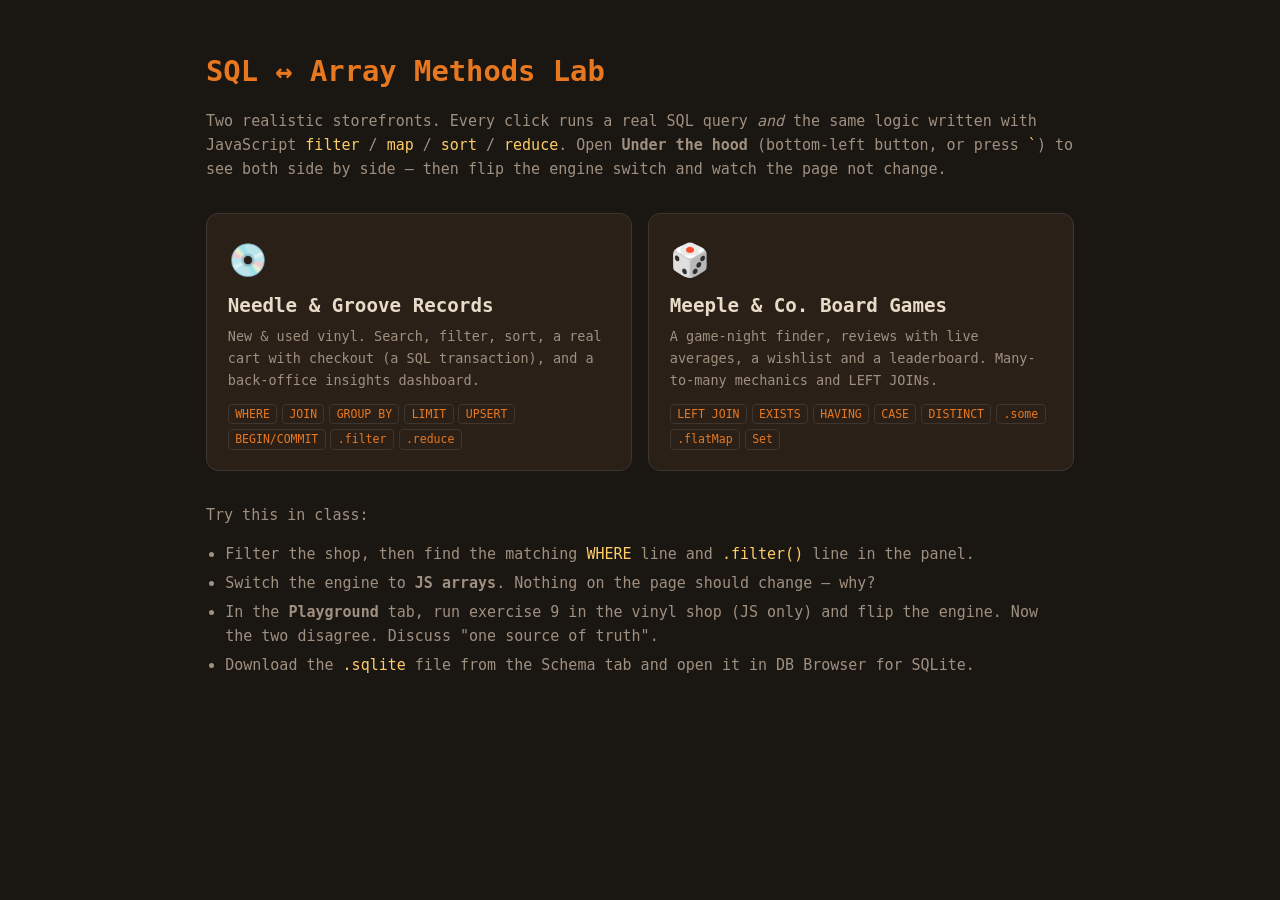
<file: index.html>
<!doctype html>
<html lang="en">
<head>
  <meta charset="utf-8">
  <meta name="viewport" content="width=device-width, initial-scale=1">
  <title>SQL &amp; Array Methods Lab</title>
  <style>
    :root { --bg: #1a1612; --surface: #2a2018; --border: #3d3530; --muted: #a09080; --fg: #e8dcc8; --accent: #cc5500; --accent-hi: #e87820; }
    * { box-sizing: border-box; }
    body { margin: 0; background: var(--bg); color: var(--fg); font: 15px/1.6 "JetBrains Mono", "Fira Code", ui-monospace, monospace; }
    main { max-width: 900px; margin: 0 auto; padding: 3rem 16px; }
    h1 { color: var(--accent-hi); font-size: 1.8rem; margin: 0 0 .5rem; }
    p { color: var(--muted); }
    .apps { display: grid; grid-template-columns: repeat(auto-fit, minmax(260px, 1fr)); gap: 1rem; margin: 2rem 0; }
    a.app { display: block; text-decoration: none; color: inherit; background: var(--surface); border: 1px solid var(--border); border-radius: 12px; padding: 1.3rem; transition: border-color .15s, transform .15s; }
    a.app:hover { border-color: var(--accent); transform: translateY(-2px); }
    .app h2 { margin: .3rem 0; font-size: 1.2rem; color: var(--fg); }
    .app .icon { font-size: 2rem; }
    .app p { margin: .3rem 0 0; font-size: 13.5px; }
    .tags { display: flex; flex-wrap: wrap; gap: .3rem; margin-top: .8rem; }
    .tags span { font-size: 11.5px; border: 1px solid var(--border); border-radius: 4px; padding: 0 .4rem; color: var(--accent-hi); }
    code { color: #ffcc66; }
    ul { color: var(--muted); padding-left: 1.2rem; }
    li { margin: .3rem 0; }
  </style>
</head>
<body>
  <main>
    <h1>SQL ↔ Array Methods Lab</h1>
    <p>Two realistic storefronts. Every click runs a real SQL query <em>and</em> the same logic written with JavaScript
      <code>filter</code> / <code>map</code> / <code>sort</code> / <code>reduce</code>. Open <strong>Under the hood</strong>
      (bottom-left button, or press <code>`</code>) to see both side by side — then flip the engine switch and watch the page not change.</p>

    <div class="apps">
      <a class="app" href="vinyl-shop/index.html">
        <span class="icon">💿</span>
        <h2>Needle &amp; Groove Records</h2>
        <p>New &amp; used vinyl. Search, filter, sort, a real cart with checkout (a SQL transaction), and a back-office insights dashboard.</p>
        <div class="tags"><span>WHERE</span><span>JOIN</span><span>GROUP BY</span><span>LIMIT</span><span>UPSERT</span><span>BEGIN/COMMIT</span><span>.filter</span><span>.reduce</span></div>
      </a>
      <a class="app" href="game-shop/index.html">
        <span class="icon">🎲</span>
        <h2>Meeple &amp; Co. Board Games</h2>
        <p>A game-night finder, reviews with live averages, a wishlist and a leaderboard. Many-to-many mechanics and LEFT JOINs.</p>
        <div class="tags"><span>LEFT JOIN</span><span>EXISTS</span><span>HAVING</span><span>CASE</span><span>DISTINCT</span><span>.some</span><span>.flatMap</span><span>Set</span></div>
      </a>
    </div>

    <p>Try this in class:</p>
    <ul>
      <li>Filter the shop, then find the matching <code>WHERE</code> line and <code>.filter()</code> line in the panel.</li>
      <li>Switch the engine to <strong>JS arrays</strong>. Nothing on the page should change — why?</li>
      <li>In the <strong>Playground</strong> tab, run exercise 9 in the vinyl shop (JS only) and flip the engine. Now the two disagree. Discuss "one source of truth".</li>
      <li>Download the <code>.sqlite</code> file from the Schema tab and open it in DB Browser for SQLite.</li>
    </ul>
  </main>
</body>
</html>
</file>
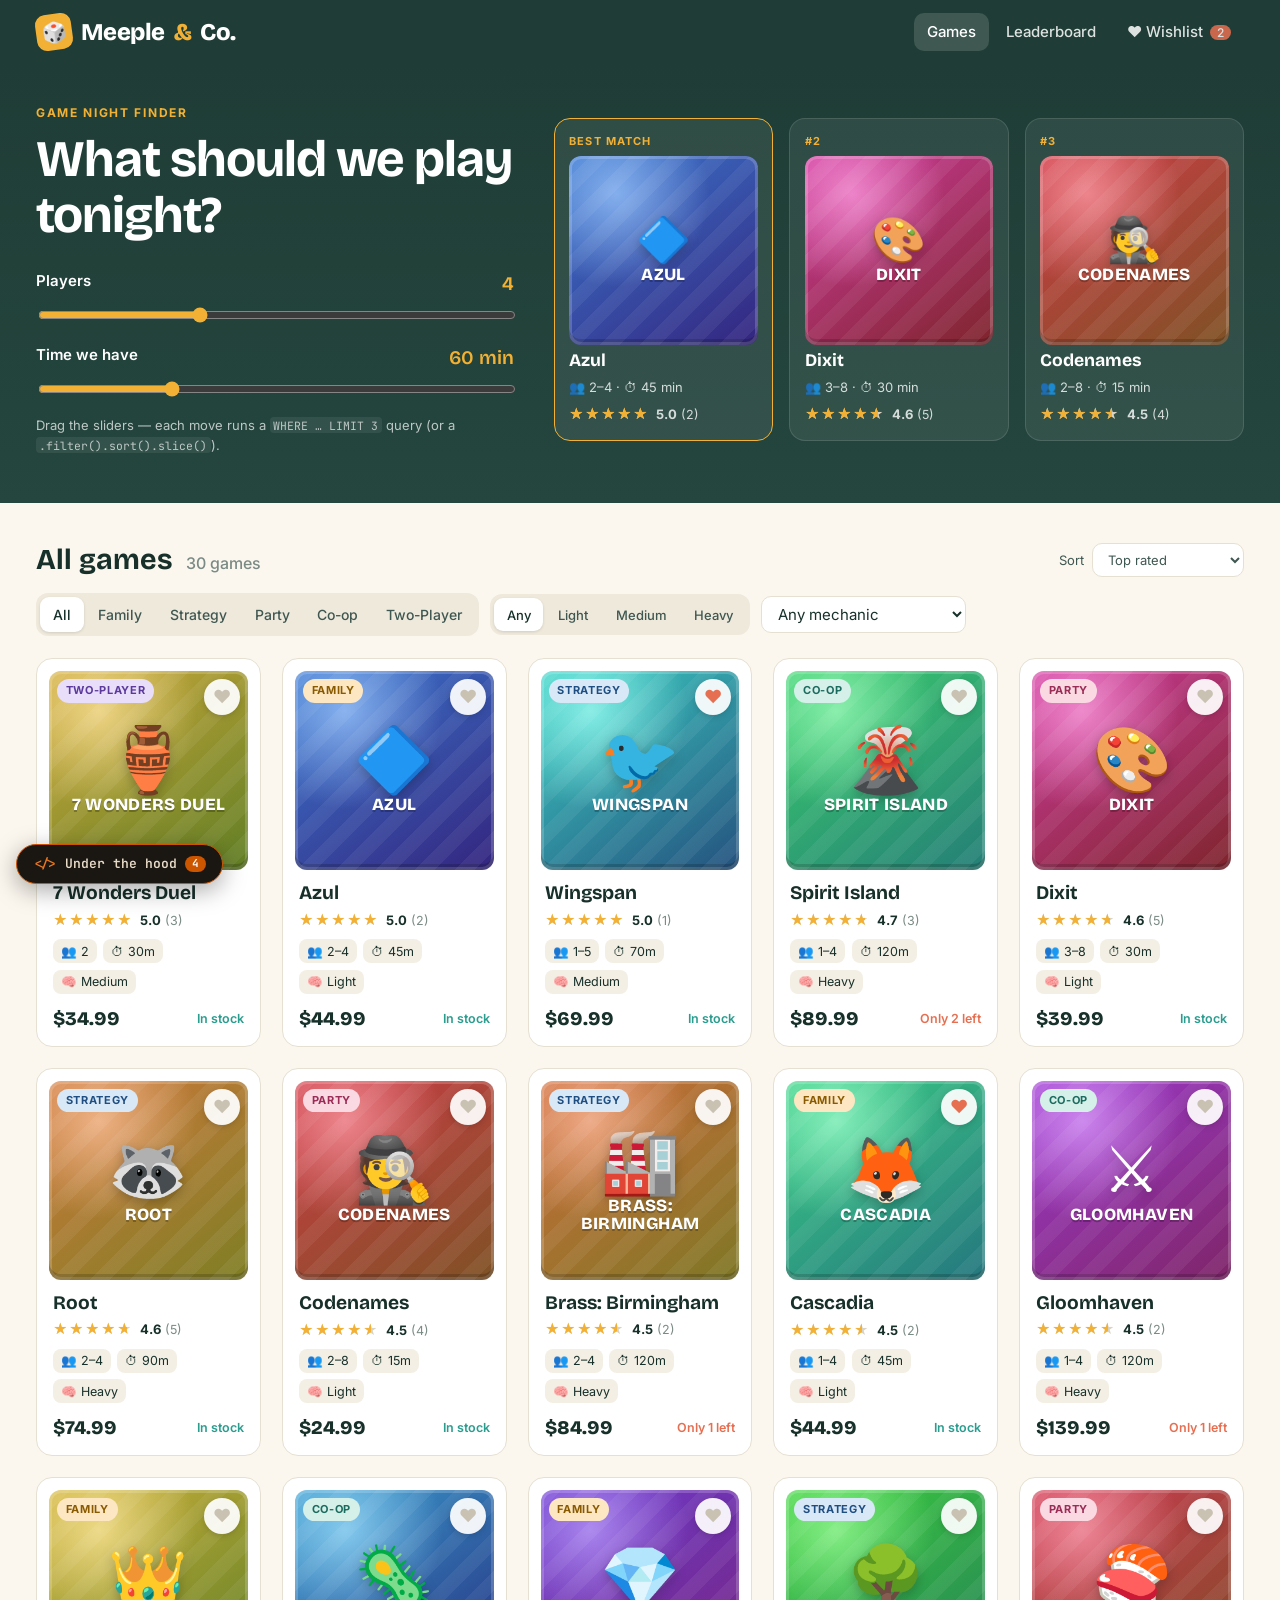
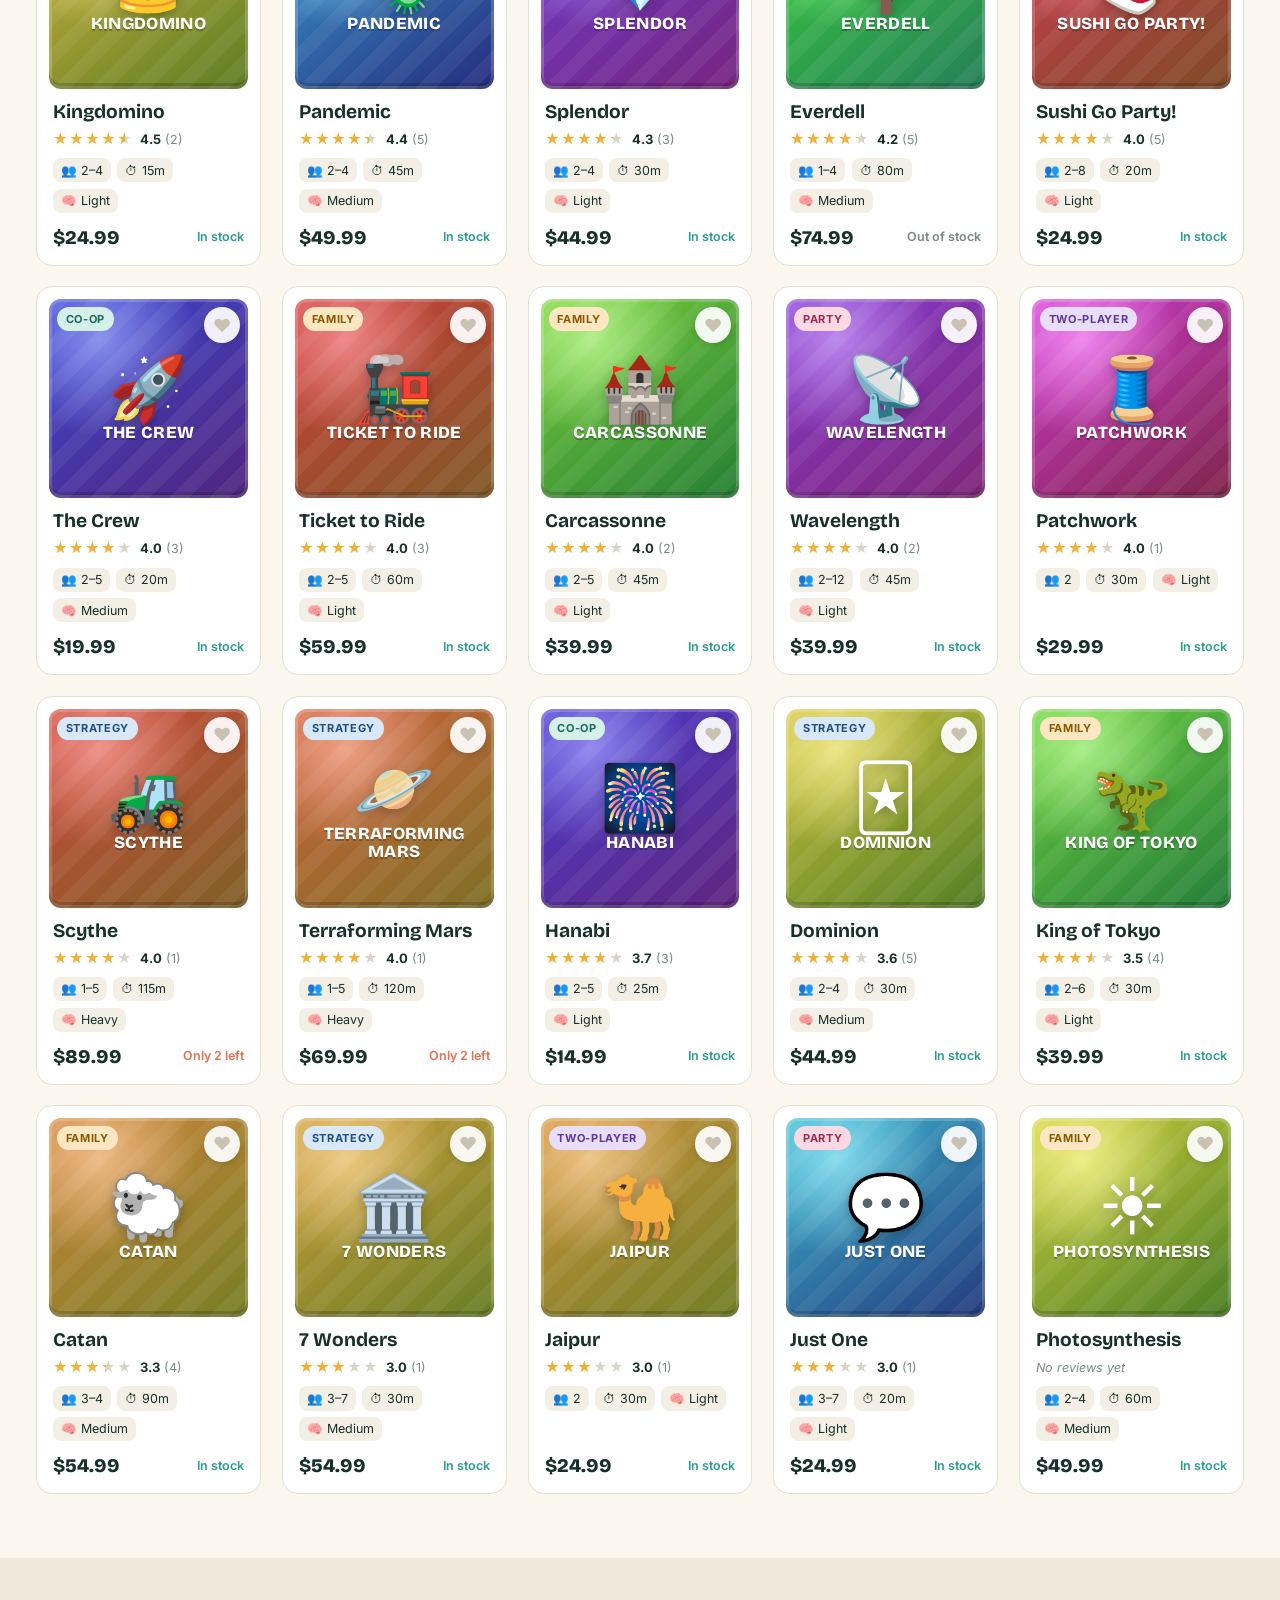
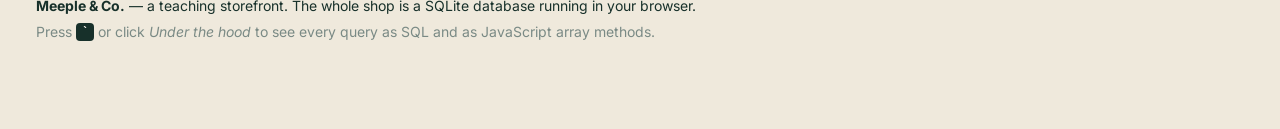
<file: game-shop/index.html>
<!doctype html>
<html lang="en">
<head>
  <meta charset="utf-8">
  <meta name="viewport" content="width=device-width, initial-scale=1">
  <title>Meeple &amp; Co. Board Games</title>
  <meta name="description" content="A board game shop — a teaching storefront that shows its SQL and JavaScript.">
  <link rel="preconnect" href="https://fonts.googleapis.com">
  <link rel="preconnect" href="https://fonts.gstatic.com" crossorigin>
  <link href="https://fonts.googleapis.com/css2?family=Bricolage+Grotesque:opsz,wght@12..96,500;12..96,700;12..96,800&family=Inter:wght@400;500;600&family=JetBrains+Mono:wght@400;600;700&display=swap" rel="stylesheet">
  <link rel="stylesheet" href="style.css">
  <link rel="stylesheet" href="../shared/lab.css">
</head>
<body class="loading">
  <header class="site-head">
    <div class="wrap head-row">
      <a href="#" class="logo" data-view="shop"><span class="logo-mark" aria-hidden="true">🎲</span>Meeple <span>&amp;</span> Co.</a>
      <nav class="main-nav">
        <a href="#" data-view="shop" class="on">Games</a>
        <a href="#" data-view="leaderboard">Leaderboard</a>
        <a href="#" data-view="wishlist" class="wish-link">♥ Wishlist <span class="badge" id="wish-count" hidden>0</span></a>
      </nav>
    </div>
  </header>

  <main>
    <div id="shop">
      <section class="finder">
        <div class="wrap finder-grid">
          <div class="finder-copy">
            <p class="eyebrow">Game night finder</p>
            <h1>What should we play tonight?</h1>
            <div class="finder-controls">
              <label>
                <span>Players <output id="players-out">4</output></span>
                <input type="range" id="players" min="1" max="10" value="4">
              </label>
              <label>
                <span>Time we have <output id="minutes-out">60 min</output></span>
                <input type="range" id="minutes" min="15" max="180" step="15" value="60">
              </label>
            </div>
            <p class="finder-note">Drag the sliders — each move runs a <code>WHERE … LIMIT 3</code> query (or a <code>.filter().sort().slice()</code>).</p>
          </div>
          <div class="finder-out" id="finder-out"></div>
        </div>
      </section>

      <section class="wrap catalog">
        <div class="catalog-head">
          <h2>All games <span class="muted" id="result-count"></span></h2>
          <label class="sort">Sort <select id="sort"></select></label>
        </div>
        <div class="filter-bar">
          <div class="seg" id="cats" role="group" aria-label="Category"></div>
          <div class="seg seg-sm" id="weights" role="group" aria-label="Complexity"></div>
          <select id="mechanic" aria-label="Mechanic"></select>
        </div>
        <div class="grid" id="grid"></div>
      </section>
    </div>

    <div id="wishlist" class="wrap page" hidden></div>
    <div id="leaderboard" class="wrap page" hidden></div>
  </main>

  <footer class="site-foot">
    <div class="wrap">
      <p><strong>Meeple &amp; Co.</strong> — a teaching storefront. The whole shop is a SQLite database running in your browser.</p>
      <p class="muted">Press <kbd>`</kbd> or click <em>Under the hood</em> to see every query as SQL and as JavaScript array methods.</p>
    </div>
  </footer>

  <div class="modal" id="modal" hidden>
    <div class="modal-card" role="dialog" aria-modal="true">
      <button class="icon-btn modal-close" aria-label="Close">✕</button>
      <div id="modal-body"></div>
    </div>
  </div>

  <div class="toast" id="toast" role="status" hidden></div>

  <script src="../shared/vendor/sql-asm.js"></script>
  <script src="../shared/highlight.js"></script>
  <script src="../shared/lab.js"></script>
  <script src="data.js"></script>
  <script src="app.js"></script>
</body>
</html>
</file>
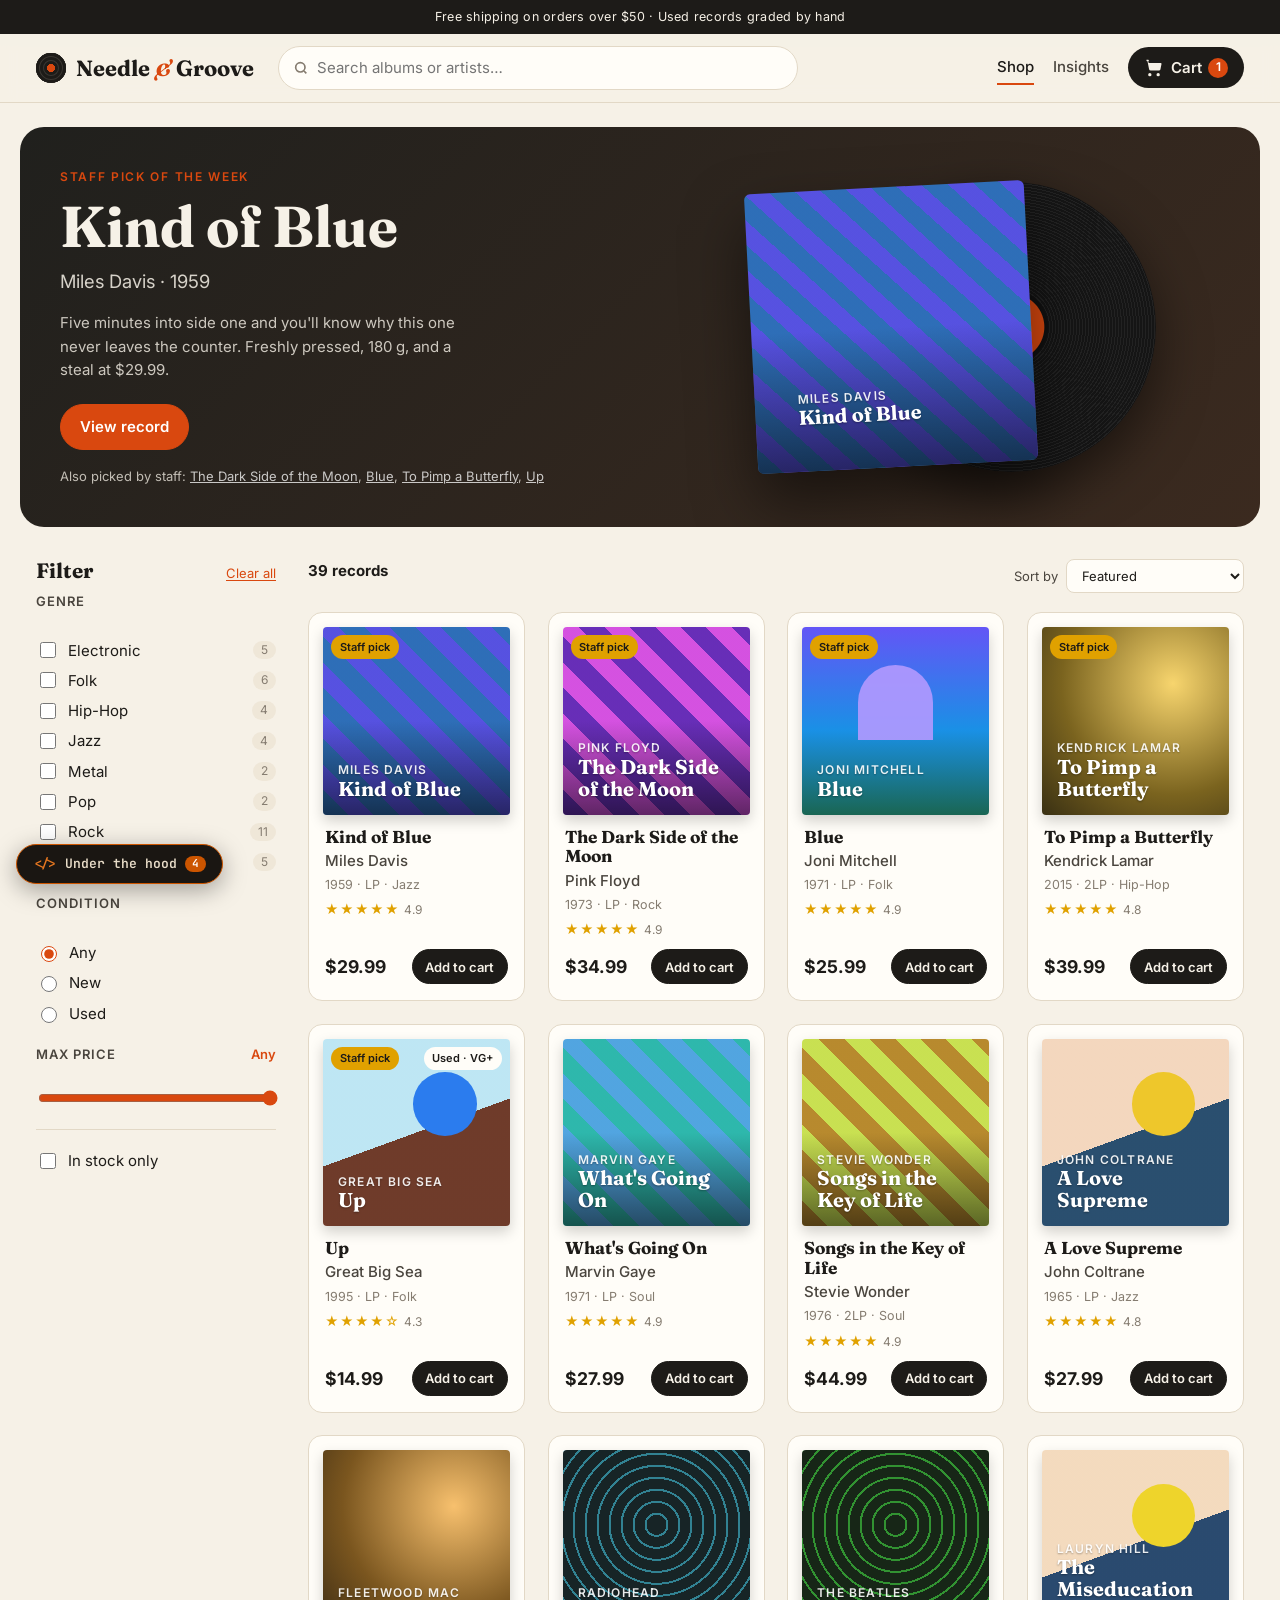
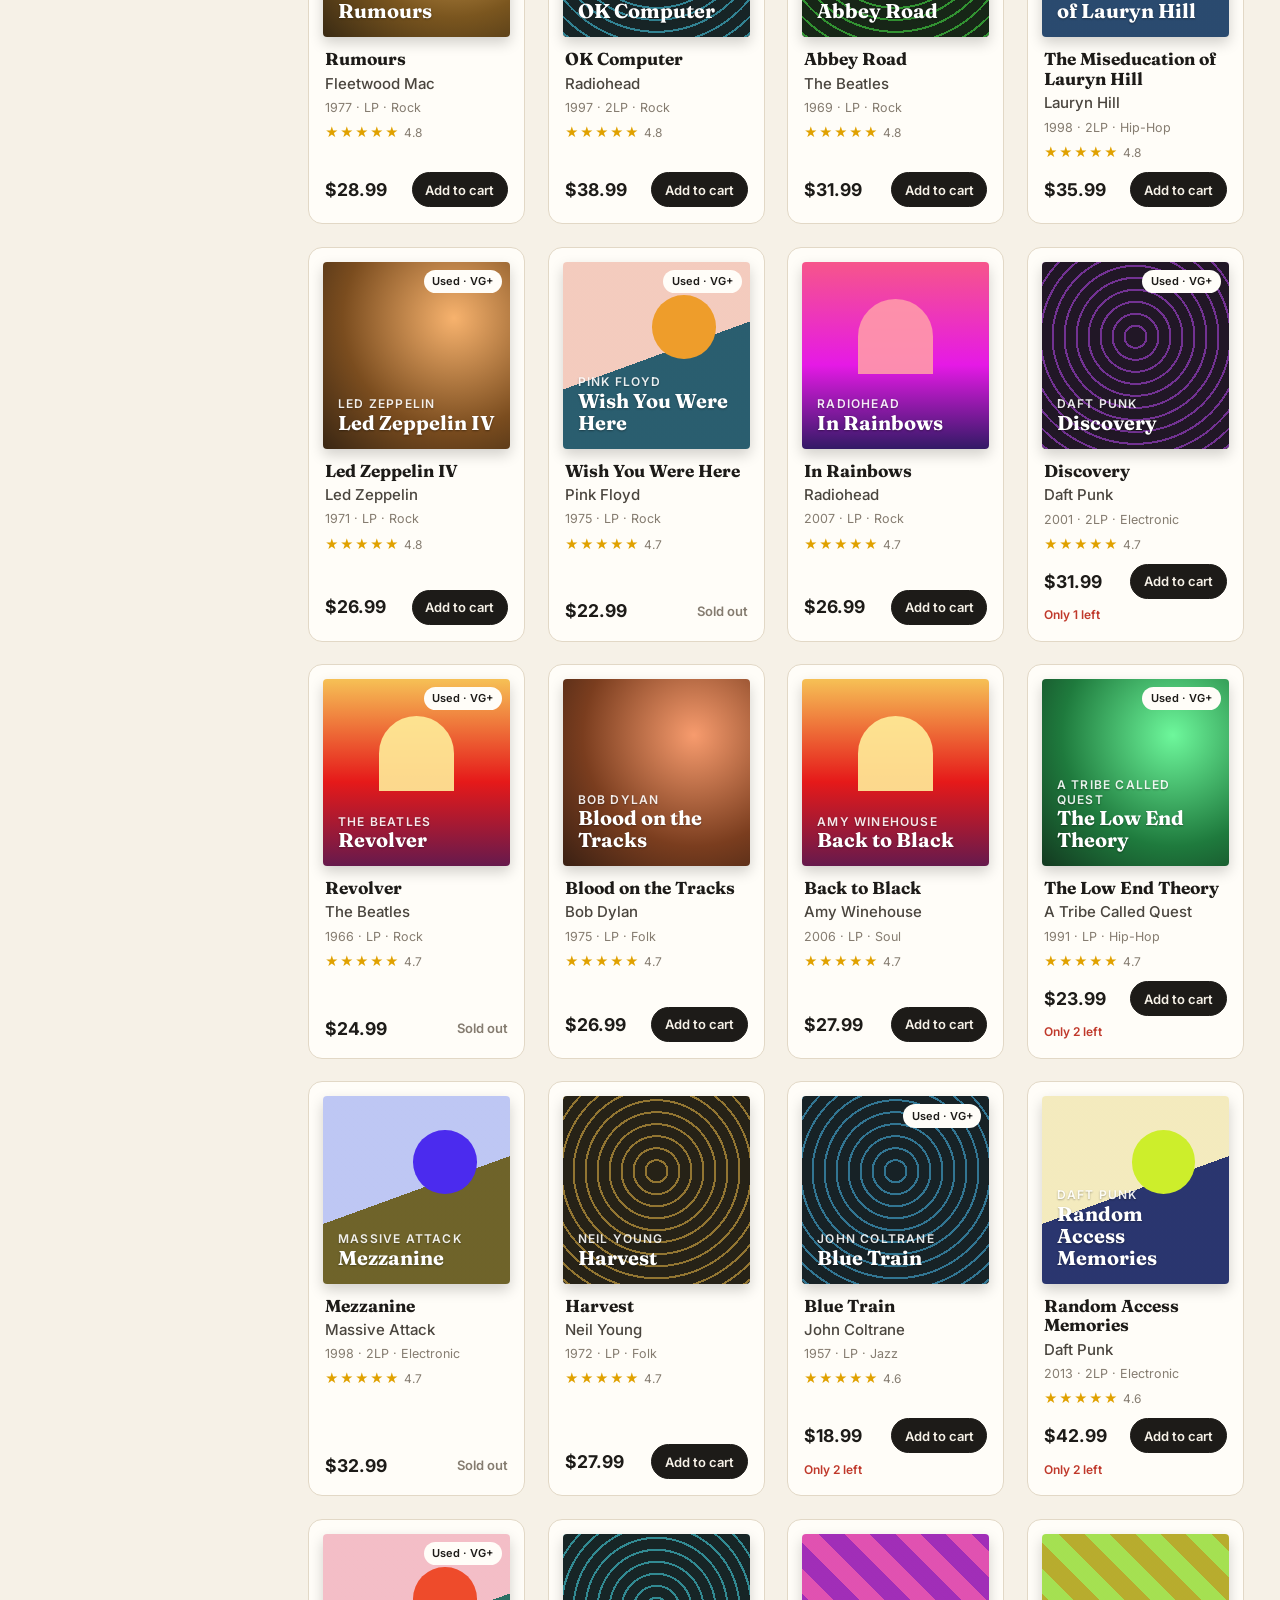
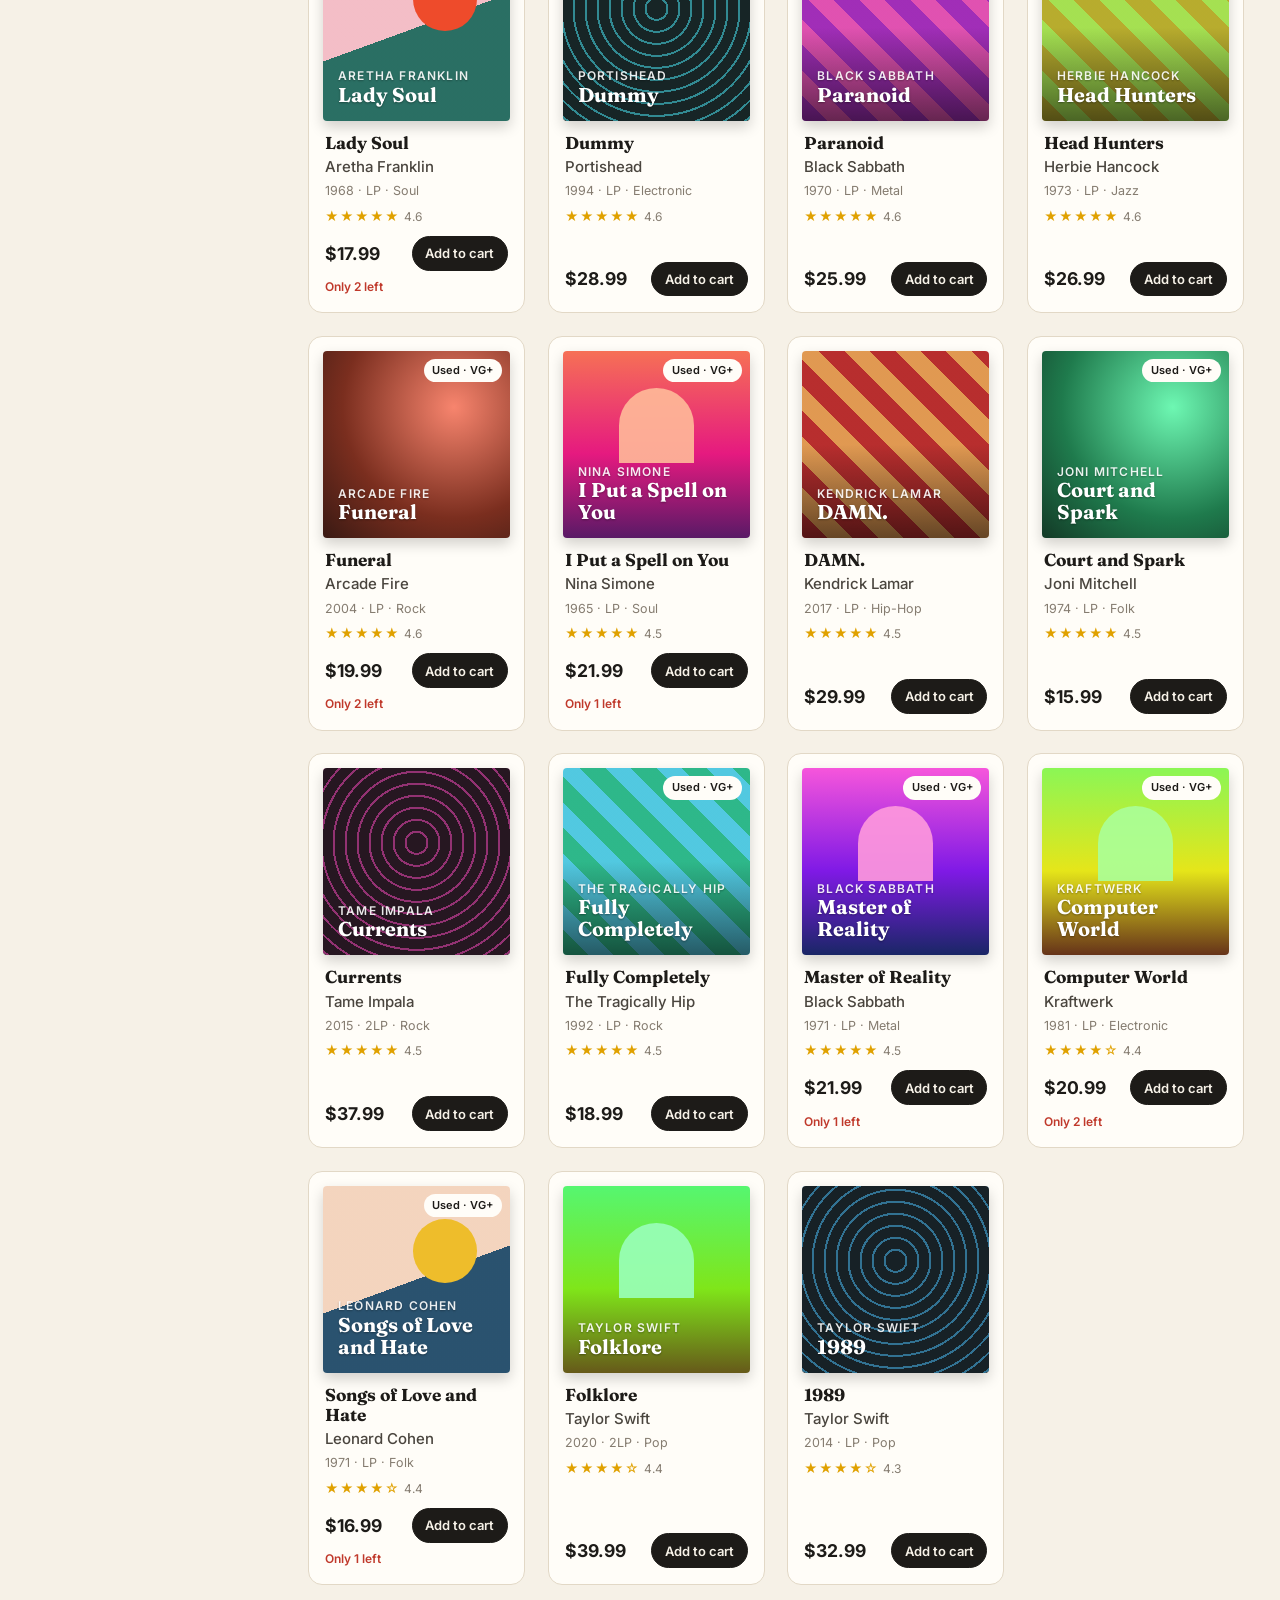
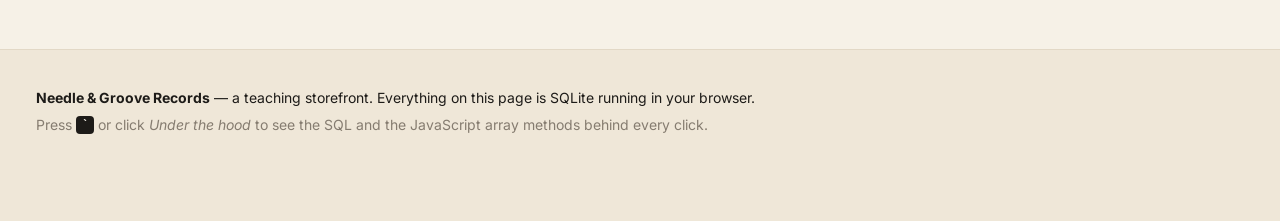
<file: vinyl-shop/index.html>
<!doctype html>
<html lang="en">
<head>
  <meta charset="utf-8">
  <meta name="viewport" content="width=device-width, initial-scale=1">
  <title>Needle &amp; Groove Records</title>
  <meta name="description" content="New and used vinyl — a teaching storefront that shows its SQL and JavaScript.">
  <link rel="preconnect" href="https://fonts.googleapis.com">
  <link rel="preconnect" href="https://fonts.gstatic.com" crossorigin>
  <link href="https://fonts.googleapis.com/css2?family=Fraunces:opsz,wght@9..144,500;9..144,700&family=Inter:wght@400;500;600&family=JetBrains+Mono:wght@400;600;700&display=swap" rel="stylesheet">
  <link rel="stylesheet" href="style.css">
  <link rel="stylesheet" href="../shared/lab.css">
</head>
<body class="loading">
  <div class="announce">Free shipping on orders over $50 · Used records graded by hand</div>

  <header class="site-head">
    <div class="wrap head-row">
      <a href="#" class="logo" data-view="shop">
        <span class="logo-mark" aria-hidden="true"></span>
        <span>Needle <em>&amp;</em> Groove</span>
      </a>
      <form class="search" id="search-form" role="search">
        <input id="search" type="search" placeholder="Search albums or artists…" autocomplete="off" aria-label="Search">
      </form>
      <nav class="main-nav">
        <a href="#" data-view="shop" class="on">Shop</a>
        <a href="#" data-view="insights">Insights</a>
        <button class="cart-btn" id="cart-btn" aria-label="Open cart">
          <svg viewBox="0 0 24 24" width="20" height="20" aria-hidden="true"><path fill="currentColor" d="M7 18a2 2 0 1 0 0 4 2 2 0 0 0 0-4Zm10 0a2 2 0 1 0 0 4 2 2 0 0 0 0-4ZM5.2 4l.4 2H20a1 1 0 0 1 1 1.2l-1.3 6.5A2 2 0 0 1 17.7 15H8.1a2 2 0 0 1-2-1.6L4.2 3.8 3 3.5V2h2a1 1 0 0 1 1 .8Z"/></svg>
          Cart <span class="cart-count" id="cart-count" hidden>0</span>
        </button>
      </nav>
    </div>
  </header>

  <main>
    <div id="shop">
      <section class="hero wrap" id="hero"></section>

      <div class="wrap shop-layout">
        <aside class="filters" aria-label="Filters">
          <div class="filters-head">
            <h2>Filter</h2>
            <button class="link" id="clear-filters">Clear all</button>
          </div>

          <fieldset>
            <legend>Genre</legend>
            <div id="genre-list"></div>
          </fieldset>

          <fieldset>
            <legend>Condition</legend>
            <label class="check"><input type="radio" name="condition" value="all" checked><span>Any</span></label>
            <label class="check"><input type="radio" name="condition" value="New"><span>New</span></label>
            <label class="check"><input type="radio" name="condition" value="Used"><span>Used</span></label>
          </fieldset>

          <fieldset>
            <legend>Max price <output id="price-out">Any</output></legend>
            <input type="range" id="price" min="15" max="50" step="1" value="50">
          </fieldset>

          <fieldset>
            <label class="check"><input type="checkbox" id="in-stock"><span>In stock only</span></label>
          </fieldset>
        </aside>

        <section class="results">
          <div class="toolbar">
            <div>
              <strong id="result-count"></strong>
              <div class="active-filters" id="active-filters"></div>
            </div>
            <label class="sort">Sort by <select id="sort"></select></label>
          </div>
          <div class="grid" id="grid"></div>
        </section>
      </div>
    </div>

    <div id="insights" class="wrap insights" hidden></div>
  </main>

  <footer class="site-foot">
    <div class="wrap">
      <p><strong>Needle &amp; Groove Records</strong> — a teaching storefront. Everything on this page is SQLite running in your browser.</p>
      <p class="muted">Press <kbd>`</kbd> or click <em>Under the hood</em> to see the SQL and the JavaScript array methods behind every click.</p>
    </div>
  </footer>

  <!-- cart drawer -->
  <div class="scrim" id="scrim" hidden></div>
  <aside class="cart" id="cart" aria-label="Shopping cart" hidden>
    <header class="cart-head">
      <h2>Your cart</h2>
      <button class="icon-btn" id="cart-close" aria-label="Close cart">✕</button>
    </header>
    <div class="cart-body" id="cart-body"></div>
    <div class="cart-foot" id="cart-foot"></div>
  </aside>

  <!-- album modal -->
  <div class="modal" id="modal" hidden>
    <div class="modal-card" role="dialog" aria-modal="true">
      <button class="icon-btn modal-close" aria-label="Close">✕</button>
      <div id="modal-body"></div>
    </div>
  </div>

  <div class="toast" id="toast" role="status" hidden></div>

  <script src="../shared/vendor/sql-asm.js"></script>
  <script src="../shared/highlight.js"></script>
  <script src="../shared/lab.js"></script>
  <script src="data.js"></script>
  <script src="app.js"></script>
</body>
</html>
</file>
<file: game-shop/style.css>
/* Meeple & Co. — storefront styles (the store's own brand; the
   Under-the-Hood panel has its own dark theme in ../shared/lab.css). */
:root {
  --bg: #fbf7ef;
  --card: #ffffff;
  --ink: #17302a;
  --ink-2: #3f5751;
  --muted: #7a8a85;
  --line: #e6e0d2;
  --forest: #1f3d36;
  --forest-2: #2b5147;
  --mustard: #f2b134;
  --coral: #e76f51;
  --green: #2a9d8f;
  --radius: 16px;
  --display: "Bricolage Grotesque", "Inter", system-ui, sans-serif;
  --sans: "Inter", system-ui, -apple-system, "Segoe UI", "Noto Sans", sans-serif;
}

* { box-sizing: border-box; }
[hidden] { display: none !important; }
body { margin: 0; background: var(--bg); color: var(--ink); font: 15px/1.55 var(--sans); -webkit-font-smoothing: antialiased; }
body.loading main { opacity: .3; }
body.no-scroll { overflow: hidden; }
h1, h2, h3, h4 { font-family: var(--display); line-height: 1.1; margin: 0; }
button, select, input, textarea { font: inherit; color: inherit; }
a { color: inherit; }
.wrap { max-width: 1240px; margin: 0 auto; padding: 0 16px; }
.muted { color: var(--muted); }
.small { font-size: 13px; }
code { font-family: "JetBrains Mono", monospace; font-size: .88em; background: rgba(31, 61, 54, .08); padding: .05em .3em; border-radius: 4px; }
kbd { font-family: "JetBrains Mono", monospace; background: var(--ink); color: var(--bg); border-radius: 4px; padding: 0 .35em; }

.btn { display: inline-flex; align-items: center; justify-content: center; gap: .4rem; border: 2px solid var(--forest); background: transparent; color: var(--forest); font-weight: 600; padding: .6rem 1.1rem; border-radius: 12px; cursor: pointer; }
.btn-primary { background: var(--forest); color: #fff; }
.btn-primary:hover { background: var(--forest-2); }
.btn-block { width: 100%; }
.link { background: none; border: 0; color: var(--coral); text-decoration: underline; cursor: pointer; padding: 0; }
.link-plain { background: none; border: 0; padding: 0; cursor: pointer; font-weight: 700; font-family: var(--display); font-size: 1.1rem; text-align: left; }
.link-plain:hover { color: var(--coral); }
.icon-btn { background: none; border: 0; font-size: 18px; cursor: pointer; color: var(--ink-2); padding: .3rem .5rem; border-radius: 8px; }
.icon-btn:hover { background: var(--line); }

/* ---------- header */
.site-head { position: sticky; top: 0; z-index: 50; background: var(--forest); color: #fff; }
.head-row { display: flex; align-items: center; height: 64px; gap: 1rem; }
.logo { display: flex; align-items: center; gap: .55rem; font: 800 24px/1 var(--display); text-decoration: none; letter-spacing: -.02em; }
.logo span:not(.logo-mark) { color: var(--mustard); }
.logo-mark { display: grid; place-items: center; width: 36px; height: 36px; background: var(--mustard); border-radius: 10px; font-size: 20px; transform: rotate(-8deg); }
.main-nav { margin-left: auto; display: flex; gap: .3rem; }
.main-nav a { text-decoration: none; padding: .45rem .8rem; border-radius: 10px; font-weight: 500; opacity: .85; white-space: nowrap; }
.main-nav a:hover { background: rgba(255, 255, 255, .08); opacity: 1; }
.main-nav a.on { background: rgba(255, 255, 255, .14); opacity: 1; }
.badge { background: var(--coral); color: #fff; border-radius: 999px; font-size: 12px; padding: 0 .45rem; margin-left: .2rem; }

/* ---------- game box art */
.box {
  --h: 150;
  position: relative; aspect-ratio: 1; width: 100%; border-radius: 12px; overflow: hidden;
  display: flex; flex-direction: column; align-items: center; justify-content: center; gap: .3rem;
  background:
    radial-gradient(circle at 25% 20%, hsl(var(--h) 80% 75% / .9), transparent 45%),
    linear-gradient(145deg, hsl(var(--h) 60% 52%), hsl(calc(var(--h) + 35) 55% 32%));
  box-shadow: inset 0 -6px 0 rgba(0, 0, 0, .18), inset 0 0 0 3px rgba(255, 255, 255, .18);
  color: #fff; text-align: center; padding: 10%;
}
.box::before { content: ""; position: absolute; inset: 0; background: repeating-linear-gradient(-45deg, transparent 0 14px, rgba(255, 255, 255, .06) 14px 28px); }
.box-emoji { position: relative; font-size: clamp(38px, 5vw, 64px); filter: drop-shadow(0 4px 6px rgba(0, 0, 0, .25)); line-height: 1; }
.box-name { position: relative; font: 800 clamp(13px, 1.4vw, 17px)/1.05 var(--display); text-transform: uppercase; letter-spacing: .02em; text-shadow: 0 2px 0 rgba(0, 0, 0, .25); }
.box-lg { max-width: 340px; }
.box-lg .box-emoji { font-size: 96px; }
.box-lg .box-name { font-size: 26px; }
.box-md .box-emoji { font-size: 44px; }
.box-sm { width: 72px; min-width: 72px; border-radius: 10px; }
.box-xs { width: 44px; min-width: 44px; border-radius: 8px; }
.box-sm .box-emoji { font-size: 34px; }
.box-xs .box-emoji { font-size: 22px; }
.box-sm .box-name, .box-xs .box-name { display: none; }

/* ---------- finder hero */
.finder { background: linear-gradient(180deg, var(--forest), #24463e); color: #fff; padding: 2.5rem 0 3rem; }
.finder-grid { display: grid; grid-template-columns: minmax(0, .9fr) minmax(0, 1.3fr); gap: 2.5rem; align-items: center; }
.eyebrow { text-transform: uppercase; letter-spacing: .14em; font-size: 12px; font-weight: 700; color: var(--mustard); margin: 0 0 .5rem; }
.finder h1 { font-size: clamp(2rem, 4vw, 3.2rem); letter-spacing: -.02em; }
.finder-controls { display: grid; gap: 1.1rem; margin: 1.6rem 0 1rem; }
.finder-controls label { display: flex; flex-direction: column; gap: .4rem; font-weight: 600; }
.finder-controls label span { display: flex; justify-content: space-between; }
.finder-controls output { color: var(--mustard); font-family: var(--display); font-size: 1.2rem; }
input[type="range"] { accent-color: var(--mustard); width: 100%; }
.finder-note { opacity: .7; font-size: 13px; margin: 0; }
.finder-note code { background: rgba(255, 255, 255, .1); color: #fff; }
.finder-out { display: grid; grid-template-columns: repeat(3, minmax(0, 1fr)); gap: 1rem; }
.pick { background: rgba(255, 255, 255, .07); border: 1px solid rgba(255, 255, 255, .12); border-radius: var(--radius); padding: .9rem; display: flex; flex-direction: column; gap: .35rem; text-align: left; cursor: pointer; color: #fff; transition: transform .15s, background .15s; }
.pick:hover { transform: translateY(-3px); background: rgba(255, 255, 255, .12); }
.pick:first-child { border-color: var(--mustard); }
.pick-rank { font-size: 11px; font-weight: 700; text-transform: uppercase; letter-spacing: .1em; color: var(--mustard); }
.pick-name { font: 700 1.1rem var(--display); }
.pick-meta { font-size: 13px; opacity: .8; }
.pick .stars-count, .pick .stars-num { color: rgba(255, 255, 255, .8); }
.finder-empty { grid-column: 1 / -1; background: rgba(255, 255, 255, .07); padding: 2rem; border-radius: var(--radius); text-align: center; }

/* ---------- stars */
.stars { position: relative; display: inline-block; color: #d9d3c4; letter-spacing: 1px; font-size: 14px; line-height: 1; }
.stars-fill { position: absolute; left: 0; top: 0; overflow: hidden; white-space: nowrap; color: var(--mustard); }
.stars-num { font-weight: 700; font-size: 13px; margin-left: .2rem; }
.stars-count { color: var(--muted); font-size: 12.5px; }
.no-reviews { color: var(--muted); font-size: 12.5px; font-style: italic; }
.pick .no-reviews { color: rgba(255, 255, 255, .7); }

/* ---------- catalog */
.catalog { padding-top: 2.5rem; padding-bottom: 4rem; }
.catalog-head { display: flex; justify-content: space-between; align-items: center; gap: 1rem; margin-bottom: 1rem; }
.catalog-head h2 { font-size: 1.8rem; }
.catalog-head h2 .muted { font: 500 1rem var(--sans); margin-left: .4rem; }
.sort { display: flex; gap: .5rem; align-items: center; font-size: 13px; color: var(--ink-2); }
select { border: 1.5px solid var(--line); background: var(--card); border-radius: 10px; padding: .45rem .7rem; }
.filter-bar { display: flex; flex-wrap: wrap; gap: .7rem; align-items: center; margin-bottom: 1.4rem; }
.seg { display: flex; flex-wrap: wrap; background: #efe9dc; border-radius: 12px; padding: 4px; gap: 2px; }
.seg button { border: 0; background: none; padding: .4rem .8rem; border-radius: 9px; cursor: pointer; font-weight: 500; font-size: 14px; color: var(--ink-2); }
.seg button.on { background: var(--card); color: var(--ink); box-shadow: 0 1px 3px rgba(0, 0, 0, .12); }
.seg-sm button { font-size: 13px; }

.grid { display: grid; grid-template-columns: repeat(auto-fill, minmax(220px, 1fr)); gap: 1.3rem; }
.card { background: var(--card); border-radius: var(--radius); border: 1px solid var(--line); overflow: hidden; cursor: pointer; transition: transform .15s, box-shadow .15s; display: flex; flex-direction: column; }
.card:hover { transform: translateY(-4px) rotate(-.4deg); box-shadow: 0 14px 30px rgba(23, 48, 42, .12); }
.card-art { position: relative; padding: 12px 12px 0; }
.heart { position: absolute; top: 20px; right: 20px; width: 36px; height: 36px; border-radius: 50%; border: 0; background: rgba(255, 255, 255, .92); color: #c9c2b3; font-size: 18px; cursor: pointer; box-shadow: 0 2px 6px rgba(0, 0, 0, .15); transition: transform .12s; }
.heart:hover { transform: scale(1.1); }
.heart.on { color: var(--coral); }
.tag { display: inline-block; font-size: 11px; font-weight: 700; padding: .2rem .55rem; border-radius: 999px; text-transform: uppercase; letter-spacing: .06em; background: var(--line); color: var(--ink-2); }
.card-art .tag { position: absolute; left: 20px; top: 20px; }
.tag-family { background: #fde7c2; color: #8a5a00; }
.tag-strategy { background: #d9e8f7; color: #1f4f82; }
.tag-party { background: #fbd9e3; color: #9b2c55; }
.tag-coop { background: #d4f0e8; color: #1c6b5f; }
.tag-twoplayer { background: #e8defa; color: #5b3a9b; }
.card-body { padding: 12px 16px 16px; display: flex; flex-direction: column; flex: 1; }
.card-body h3 { font-size: 1.2rem; }
.card-rating { margin: .3rem 0 .5rem; }
.facts { list-style: none; margin: 0 0 .8rem; padding: 0; display: flex; gap: .4rem; flex-wrap: wrap; }
.facts li { background: #f4efe4; border-radius: 8px; padding: .15rem .5rem; font-size: 12.5px; }
.card-foot { margin-top: auto; display: flex; justify-content: space-between; align-items: center; }
.price { font: 800 1.2rem var(--display); }
.price-lg { font-size: 2rem; }
.in { color: var(--green); font-size: 12.5px; font-weight: 600; }
.low { color: var(--coral); font-size: 12.5px; font-weight: 600; }
.out { color: var(--muted); font-size: 12.5px; font-weight: 600; }
.empty { grid-column: 1 / -1; text-align: center; padding: 3rem; color: var(--ink-2); }

/* ---------- modal */
.modal { position: fixed; inset: 0; z-index: 100; background: rgba(15, 30, 26, .55); display: grid; place-items: center; padding: 16px; overflow-y: auto; }
.modal-card { position: relative; background: var(--bg); border-radius: 22px; width: min(960px, 100%); padding: 2rem; }
.modal-close { position: absolute; top: 12px; right: 12px; }
body.lab-open .modal { padding-right: calc(var(--lab-width) + 16px); }
@media (max-width: 1199px) { body.lab-open .modal { padding-right: 16px; } }
.detail { display: grid; grid-template-columns: minmax(0, .9fr) minmax(0, 1.1fr); gap: 2rem; }
.detail h2 { font-size: 2.4rem; margin: .5rem 0; letter-spacing: -.02em; }
.detail h2 small { font-size: 1rem; color: var(--muted); font-weight: 500; }
.facts-lg { gap: .6rem; margin: 1rem 0; }
.facts-lg li { display: flex; flex-direction: column; align-items: center; padding: .6rem .9rem; background: var(--card); border: 1px solid var(--line); border-radius: 12px; min-width: 76px; }
.facts-lg strong { font: 800 1.3rem var(--display); }
.facts-lg span { font-size: 12px; color: var(--muted); }
.mech-tags { display: flex; flex-wrap: wrap; gap: .35rem; margin: .6rem 0 1rem; }
.mech-tags span { font-size: 12.5px; border: 1.5px solid var(--forest); color: var(--forest); border-radius: 999px; padding: .1rem .6rem; font-weight: 500; }
.detail-buy { display: flex; align-items: center; gap: 1rem; flex-wrap: wrap; }
.reviews-layout { display: grid; grid-template-columns: minmax(0, .8fr) minmax(0, 1.2fr); gap: 2rem; margin-top: 2rem; padding-top: 1.5rem; border-top: 1px solid var(--line); }
.reviews-layout h3 { margin-bottom: .8rem; }
.hist { list-style: none; padding: 0; margin: 0 0 1.5rem; display: flex; flex-direction: column; gap: .35rem; }
.hist li { display: grid; grid-template-columns: 28px 1fr 24px; gap: .5rem; align-items: center; font-size: 13px; }
.hbar { height: 10px; background: var(--line); border-radius: 999px; overflow: hidden; }
.hbar span { display: block; height: 100%; background: var(--mustard); }
.review-form { background: var(--card); border: 1px solid var(--line); border-radius: 14px; padding: 1rem; display: flex; flex-direction: column; gap: .6rem; }
.review-form input:not([type="radio"]), .review-form textarea { border: 1.5px solid var(--line); border-radius: 10px; padding: .55rem .7rem; background: var(--bg); resize: vertical; }
.star-input { display: flex; flex-direction: row-reverse; justify-content: flex-end; }
.star-input input { position: absolute; opacity: 0; pointer-events: none; }
.star-input label { font-size: 26px; color: #d9d3c4; cursor: pointer; padding: 0 2px; }
.star-input input:checked ~ label, .star-input label:hover, .star-input label:hover ~ label { color: var(--mustard); }
.star-input input:focus-visible + label { outline: 2px solid var(--forest); border-radius: 4px; }
.review-list { list-style: none; margin: 0; padding: 0; max-height: 420px; overflow-y: auto; }
.review-list li { padding: .8rem 0; border-bottom: 1px solid var(--line); }
.review-list p { margin: .35rem 0 0; }
.review-head { display: flex; align-items: center; gap: .5rem; flex-wrap: wrap; font-size: 14px; }
.stars-small { color: var(--mustard); letter-spacing: 1px; }
.avatar { --h: 150; width: 28px; height: 28px; border-radius: 50%; display: inline-grid; place-items: center; font-weight: 700; font-size: 13px; color: #fff; background: hsl(var(--h) 45% 45%); }

/* ---------- wishlist + leaderboard pages */
.page { padding-top: 2.5rem; padding-bottom: 4rem; }
.page-head { display: flex; justify-content: space-between; align-items: flex-end; gap: 2rem; flex-wrap: wrap; margin-bottom: 1.5rem; }
.page-head h1 { font-size: 2.6rem; letter-spacing: -.02em; }
.page-head p { max-width: 56ch; margin: 0; }
.wish-layout { display: grid; grid-template-columns: minmax(0, 1fr) 320px; gap: 2rem; align-items: start; }
.wish-list { list-style: none; margin: 0; padding: 0; background: var(--card); border: 1px solid var(--line); border-radius: var(--radius); }
.wish-list li { display: flex; align-items: center; gap: 1rem; padding: 1rem; border-bottom: 1px solid var(--line); }
.wish-list li:last-child { border-bottom: 0; }
.wish-info { flex: 1; display: flex; flex-direction: column; font-size: 13.5px; }
.wish-sum { background: var(--forest); color: #fff; border-radius: var(--radius); padding: 1.3rem; position: sticky; top: 84px; }
.wish-sum dl { display: grid; grid-template-columns: auto 1fr; gap: .45rem 1rem; margin: 1rem 0 1.3rem; }
.wish-sum dt { opacity: .7; }
.wish-sum dd { margin: 0; text-align: right; font-weight: 600; }
.wish-sum h4 { font-size: 14px; opacity: .8; }
.wish-sum .mech-tags span { border-color: var(--mustard); color: var(--mustard); }
.wish-sum .btn-primary { background: var(--mustard); border-color: var(--mustard); color: var(--ink); }
.board-layout { display: grid; grid-template-columns: minmax(0, 1.2fr) minmax(0, 1fr); gap: 2rem; align-items: start; }
.board { background: var(--card); border: 1px solid var(--line); border-radius: var(--radius); overflow: hidden; }
.row { display: flex; align-items: center; gap: 1rem; width: 100%; padding: .8rem 1.1rem; border: 0; border-bottom: 1px solid var(--line); background: none; cursor: pointer; text-align: left; }
.row:last-child { border-bottom: 0; }
.row:hover { background: #faf6ec; }
.rank { width: 32px; height: 32px; display: grid; place-items: center; border-radius: 50%; font: 800 1rem var(--display); background: var(--line); }
.rank-1 { background: var(--mustard); }
.rank-2 { background: #d6d6d6; }
.rank-3 { background: #e3b48a; }
.row-name { flex: 1; display: flex; flex-direction: column; }
.row-name small, .row-score small { color: var(--muted); font-size: 12px; font-family: var(--sans); font-weight: 400; }
.row-score { display: flex; flex-direction: column; align-items: flex-end; font: 800 1.3rem var(--display); }
.board-side { display: flex; flex-direction: column; gap: 1.2rem; }
.panel { background: var(--card); border: 1px solid var(--line); border-radius: var(--radius); padding: 1.2rem; }
.panel h3 { margin-bottom: .8rem; }
.mini { width: 100%; border-collapse: collapse; font-size: 14px; }
.mini th { text-align: left; font-size: 12px; color: var(--muted); font-weight: 600; padding: .3rem .4rem; border-bottom: 1px solid var(--line); }
.mini td { padding: .45rem .4rem; border-bottom: 1px solid var(--line); }
.people { list-style: none; margin: 0; padding: 0; }
.people li { display: grid; grid-template-columns: auto 1fr; grid-template-rows: auto auto; column-gap: .7rem; padding: .5rem 0; }
.people .avatar { grid-row: span 2; width: 36px; height: 36px; }
.people span:last-child { font-size: 12.5px; color: var(--muted); }

/* ---------- footer / toast */
.site-foot { background: #efe9dc; padding: 2rem 0 5rem; font-size: 14px; }
.site-foot p { margin: .3rem 0; }
.toast { position: fixed; left: 50%; bottom: 24px; transform: translateX(-50%); z-index: 120; background: var(--forest); color: #fff; padding: .75rem 1.2rem; border-radius: 12px; font-size: 14px; box-shadow: 0 10px 30px rgba(0, 0, 0, .25); max-width: calc(100vw - 32px); }

/* ---------- responsive */
@media (max-width: 960px) {
  .finder-grid, .detail, .reviews-layout, .wish-layout, .board-layout { grid-template-columns: 1fr; }
  .wish-sum { position: static; }
}
@media (max-width: 640px) {
  .finder-out { grid-template-columns: 1fr; }
  .pick { flex-direction: row; flex-wrap: wrap; align-items: center; }
  .pick .box { width: 64px; }
  .pick .box-name { display: none; }
  .pick-rank { flex-basis: 100%; }
  .main-nav a { padding: .4rem .5rem; font-size: 14px; }
  .logo { font-size: 20px; }
  .grid { grid-template-columns: repeat(2, 1fr); gap: .8rem; }
  .card-foot { flex-direction: column; align-items: flex-start; }
  .catalog-head { flex-direction: column; align-items: flex-start; }
  .modal-card { padding: 1.3rem; }
}
</file>
<file: shared/lab.css>
/* Under the Hood panel — dark, burnt-orange, JetBrains Mono.
   Same palette as the attendance app (kitty/tmux theme). */
:root {
  --lab-bg: #1a1612;
  --lab-surface: #2a2018;
  --lab-surface-2: #221b15;
  --lab-border: #3d3530;
  --lab-muted: #a09080;
  --lab-fg: #e8dcc8;
  --lab-accent: #cc5500;
  --lab-accent-hi: #e87820;
  --lab-green: #7fbf6a;
  --lab-red: #e05555;
  /* array-method colours: one per method, used in code + chips */
  --am-filter: #5fb3f9;
  --am-map: #7fd47f;
  --am-sort: #f5c542;
  --am-reduce: #ff7a59;
  --am-other: #6ad0c8;
  --lab-font: "JetBrains Mono", "Fira Code", "Cascadia Code", "SF Mono", ui-monospace, monospace;
  --lab-width: min(560px, 100vw);
}

.lab-fab {
  position: fixed; left: 16px; bottom: 16px; z-index: 9000;
  display: flex; align-items: center; gap: .5rem;
  font: 600 13px/1 var(--lab-font);
  color: var(--lab-fg); background: var(--lab-bg);
  border: 1px solid var(--lab-accent); border-radius: 999px;
  padding: .7rem 1rem; cursor: pointer;
  box-shadow: 0 6px 24px rgba(0, 0, 0, .35);
}
.lab-fab:hover { background: var(--lab-surface); }
.lab-fab-icon { color: var(--lab-accent-hi); }
.lab-fab-count {
  background: var(--lab-accent); color: #fff; border-radius: 999px;
  padding: .15rem .45rem; font-size: 11px;
}
.lab-fab.pulse { animation: lab-pulse .6s ease-out; }
@keyframes lab-pulse {
  0% { box-shadow: 0 0 0 0 rgba(232, 120, 32, .7); }
  100% { box-shadow: 0 0 0 14px rgba(232, 120, 32, 0); }
}
body.lab-open:has(.lab-wide) .lab-fab { display: none; }

.lab-panel {
  position: fixed; top: 0; right: 0; bottom: 0; z-index: 9001;
  width: var(--lab-width);
  display: flex; flex-direction: column;
  background: var(--lab-bg); color: var(--lab-fg);
  border-left: 2px solid var(--lab-accent);
  font: 13px/1.5 var(--lab-font);
  box-shadow: -12px 0 40px rgba(0, 0, 0, .4);
}
.lab-panel[hidden] { display: none; }
.lab-panel.lab-wide { --lab-width: min(1100px, 100vw); width: min(1100px, 100vw); }
.lab-panel * { box-sizing: border-box; }
.lab-panel code, .lab-panel pre, .lab-panel textarea, .lab-panel button, .lab-panel select { font-family: var(--lab-font); }

.lab-head {
  display: flex; align-items: center; gap: .6rem;
  padding: .7rem .9rem; border-bottom: 1px solid var(--lab-border);
}
.lab-brand { font-weight: 700; color: var(--lab-accent-hi); flex: 1; display: flex; align-items: center; gap: .5rem; white-space: nowrap; }
.lab-dot { width: 8px; height: 8px; border-radius: 50%; background: var(--lab-accent); box-shadow: 0 0 8px var(--lab-accent); }
.lab-engine { display: flex; border: 1px solid var(--lab-border); border-radius: 6px; overflow: hidden; }
.lab-engine button {
  background: transparent; color: var(--lab-muted); border: 0; padding: .35rem .6rem; cursor: pointer; font-size: 12px;
}
.lab-engine button.on { background: var(--lab-accent); color: #fff; }
.lab-icon-btn { background: transparent; border: 0; color: var(--lab-muted); font-size: 16px; cursor: pointer; padding: .2rem .4rem; }
.lab-icon-btn:hover { color: var(--lab-fg); }

.lab-tabs { display: flex; border-bottom: 1px solid var(--lab-border); overflow-x: auto; }
.lab-tabs button {
  background: transparent; border: 0; border-bottom: 2px solid transparent;
  color: var(--lab-muted); padding: .55rem .8rem; cursor: pointer; font-size: 12px; white-space: nowrap;
}
.lab-tabs button.on { color: var(--lab-fg); border-bottom-color: var(--lab-accent); }
.lab-log-count { color: var(--lab-accent-hi); }

.lab-body { flex: 1; overflow-y: auto; padding: .9rem; }
.lab-body[hidden] { display: none; }
.lab-muted { color: var(--lab-muted); }
.lab-empty { margin-top: 2rem; text-align: center; }
.lab-ok { color: var(--lab-green); }
.lab-bad { color: var(--lab-red); }
.lab-null { color: var(--lab-muted); font-style: italic; }

.lab-entry-head { display: flex; align-items: baseline; gap: .6rem; flex-wrap: wrap; margin-bottom: .6rem; }
.lab-entry-head strong { font-size: 14px; }
.lab-kind { font-size: 10px; font-weight: 700; padding: .1rem .4rem; border-radius: 4px; letter-spacing: .05em; }
.lab-kind-read { background: rgba(95, 179, 249, .15); color: var(--am-filter); }
.lab-kind-write { background: rgba(255, 122, 89, .15); color: var(--am-reduce); }

.lab-chips { display: flex; flex-wrap: wrap; gap: .3rem; margin-bottom: .35rem; }
.lab-chip {
  font-size: 11px; padding: .1rem .45rem; border-radius: 4px;
  border: 1px solid var(--lab-border); color: var(--lab-muted); opacity: .45;
}
.lab-chip.on, .lab-chip-sql { opacity: 1; }
.lab-chip-sql { color: var(--lab-accent-hi); border-color: rgba(232, 120, 32, .4); }
.lab-chip-filter.on { color: var(--am-filter); border-color: var(--am-filter); }
.lab-chip-map.on { color: var(--am-map); border-color: var(--am-map); }
.lab-chip-sort.on { color: var(--am-sort); border-color: var(--am-sort); }
.lab-chip-reduce.on { color: var(--am-reduce); border-color: var(--am-reduce); }
.lab-chip-other.on { color: var(--am-other); border-color: var(--am-other); }

.lab-split { display: grid; grid-template-columns: 1fr; gap: .7rem; margin-top: .6rem; }
.lab-wide .lab-split, .lab-wide .lab-play-grid { grid-template-columns: 1fr 1fr; }
.lab-code-block { border: 1px solid var(--lab-border); border-radius: 8px; background: var(--lab-surface-2); overflow: hidden; min-width: 0; }
.lab-code-block.active { border-color: var(--lab-accent); }
.lab-code-title {
  display: flex; justify-content: space-between; align-items: center; gap: .5rem;
  font-size: 11px; text-transform: uppercase; letter-spacing: .06em; color: var(--lab-muted);
  padding: .4rem .7rem; border-bottom: 1px solid var(--lab-border);
}
.lab-code-block.active .lab-code-title span:first-child { color: var(--lab-accent-hi); }
.lab-code-block.active .lab-code-title span:first-child::after { content: " · rendering"; }
.lab-code { margin: 0; padding: .7rem; overflow-x: auto; font-size: 12.5px; line-height: 1.55; white-space: pre; }
.lab-params { padding: 0 .7rem .6rem; color: var(--lab-muted); font-size: 12px; }
.lab-params code { color: #ffcc66; }
.lab-status { margin: .6rem 0; font-size: 12px; color: var(--lab-muted); }
.lab-entry h4 { margin: .8rem 0 .4rem; font-size: 12px; color: var(--lab-fg); }
.lab-entry h4 small { color: var(--lab-muted); font-weight: 400; }

.lab-table-wrap { overflow-x: auto; border: 1px solid var(--lab-border); border-radius: 6px; }
.lab-table { border-collapse: collapse; width: 100%; font-size: 12px; }
.lab-table th, .lab-table td { padding: .3rem .55rem; text-align: left; border-bottom: 1px solid var(--lab-border); white-space: nowrap; }
.lab-table th { color: var(--lab-accent-hi); background: var(--lab-surface); font-weight: 600; }
.lab-table tr:last-child td { border-bottom: 0; }

.lab-log { list-style: none; margin: 0; padding: 0; }
.lab-log li {
  display: grid; grid-template-columns: auto 1fr auto auto; gap: .6rem; align-items: center;
  padding: .45rem .5rem; border-bottom: 1px solid var(--lab-border); cursor: pointer;
}
.lab-log li:hover { background: var(--lab-surface); }
.lab-log-title { overflow: hidden; text-overflow: ellipsis; white-space: nowrap; }

.lab-schema { display: grid; grid-template-columns: repeat(auto-fill, minmax(200px, 1fr)); gap: .7rem; margin: .7rem 0; }
.lab-schema-table { border: 1px solid var(--lab-border); border-radius: 8px; padding: .6rem .7rem; background: var(--lab-surface-2); }
.lab-schema-name { font-weight: 700; color: var(--lab-accent-hi); margin-bottom: .3rem; }
.lab-schema-name .lab-muted { display: block; font-weight: 400; font-size: 11px; }
.lab-schema ul { list-style: none; margin: 0; padding: 0; font-size: 12px; }
.lab-pk { color: #ffcc66; }

.lab-actions { display: flex; gap: .5rem; flex-wrap: wrap; margin: .8rem 0; }
.lab-btn {
  background: var(--lab-surface); color: var(--lab-fg); border: 1px solid var(--lab-border);
  border-radius: 6px; padding: .35rem .7rem; cursor: pointer; font-size: 12px; text-transform: none; letter-spacing: 0;
}
.lab-btn:hover { border-color: var(--lab-accent); }
.lab-btn-danger:hover { border-color: var(--lab-red); color: var(--lab-red); }

.lab-label { display: flex; flex-direction: column; gap: .3rem; font-size: 12px; color: var(--lab-muted); }
.lab-select, .lab-editor {
  background: var(--lab-surface-2); color: var(--lab-fg); border: 1px solid var(--lab-border); border-radius: 6px;
  padding: .45rem .6rem; font-size: 12.5px;
}
.lab-editor { width: 100%; min-height: 150px; resize: vertical; line-height: 1.5; margin-bottom: .5rem; tab-size: 2; }
.lab-editor:focus, .lab-select:focus { outline: 1px solid var(--lab-accent); }
.lab-play-grid { display: grid; grid-template-columns: 1fr; gap: 1rem; }
.lab-play-grid .lab-code-title { border: 0; padding: .4rem 0; }

/* ---- token colours (SQL + JS) */
.tok-clause { color: var(--lab-accent-hi); font-weight: 700; }
.tok-kw { color: #d19a66; }
.tok-fn { color: #88b0d8; }
.tok-str { color: #a8c878; }
.tok-num { color: #d4a0e0; }
.tok-param { color: #1a1612; background: #ffcc66; border-radius: 3px; padding: 0 2px; }
.tok-com { color: #7a6e62; font-style: italic; }
.tok-ident { color: var(--lab-fg); }
.tok-prop { color: #c8b8a0; }
.tok-punct { color: var(--lab-muted); }
.tok-arrow { color: var(--lab-accent-hi); }
.tok-am { font-weight: 700; border-radius: 3px; padding: 0 2px; }
.tok-am-filter { color: var(--am-filter); background: rgba(95, 179, 249, .12); }
.tok-am-map { color: var(--am-map); background: rgba(127, 212, 127, .12); }
.tok-am-sort { color: var(--am-sort); background: rgba(245, 197, 66, .12); }
.tok-am-reduce { color: var(--am-reduce); background: rgba(255, 122, 89, .14); }
.tok-am-other { color: var(--am-other); }

@media (max-width: 700px) {
  body.lab-open .lab-fab { display: none; }
}

/* On big screens, push the page over instead of covering it. */
@media (min-width: 1200px) {
  body.lab-open { padding-right: var(--lab-width); }
}
</file>
<file: vinyl-shop/style.css>
/* Needle & Groove — storefront styles (the store's own brand; the
   Under-the-Hood panel has its own dark theme in ../shared/lab.css). */
:root {
  --paper: #f6f1e7;
  --paper-2: #efe7d8;
  --card: #fffdf8;
  --ink: #1d1b18;
  --ink-2: #4a453e;
  --muted: #857c70;
  --line: #e2d8c6;
  --accent: #d9480f;
  --accent-dk: #b33a0b;
  --gold: #e0a100;
  --green: #2f8a4c;
  --red: #c0392b;
  --radius: 14px;
  --display: "Fraunces", Georgia, "Times New Roman", serif;
  --sans: "Inter", system-ui, -apple-system, "Segoe UI", "Noto Sans", sans-serif;
}

* { box-sizing: border-box; }
[hidden] { display: none !important; }
html { scroll-behavior: smooth; }
body {
  margin: 0; background: var(--paper); color: var(--ink);
  font: 15px/1.55 var(--sans); -webkit-font-smoothing: antialiased;
}
body.loading main { opacity: .3; }
body.no-scroll { overflow: hidden; }
a { color: inherit; }
h1, h2, h3 { font-family: var(--display); font-weight: 700; line-height: 1.15; margin: 0; }
button { font: inherit; }
.muted { color: var(--muted); }
.wrap { max-width: 1240px; margin: 0 auto; padding: 0 16px; }
kbd { font-family: "JetBrains Mono", monospace; background: var(--ink); color: var(--paper); border-radius: 4px; padding: 0 .35em; }
code { font-family: "JetBrains Mono", monospace; font-size: .9em; }

/* ---------- buttons */
.btn {
  display: inline-flex; align-items: center; justify-content: center; gap: .4rem;
  border: 1.5px solid var(--ink); background: transparent; color: var(--ink);
  padding: .65rem 1.2rem; border-radius: 999px; cursor: pointer; font-weight: 600;
  transition: transform .12s, background .12s;
}
.btn:hover { transform: translateY(-1px); }
.btn:disabled { opacity: .45; cursor: not-allowed; transform: none; }
.btn-primary { background: var(--ink); color: var(--paper); }
.btn-primary:hover { background: var(--accent); border-color: var(--accent); }
.btn-small { padding: .4rem .8rem; font-size: 13px; }
.btn-block { width: 100%; }
.link { background: none; border: 0; padding: 0; color: var(--accent); cursor: pointer; text-decoration: underline; text-underline-offset: 2px; font-size: 13px; }
.icon-btn { background: none; border: 0; font-size: 18px; cursor: pointer; color: var(--ink-2); padding: .3rem .5rem; border-radius: 8px; }
.icon-btn:hover { background: var(--paper-2); }

/* ---------- header */
.announce { background: var(--ink); color: var(--paper); text-align: center; font-size: 12.5px; padding: .45rem 16px; letter-spacing: .02em; }
.site-head { position: sticky; top: 0; z-index: 50; background: rgba(246, 241, 231, .92); backdrop-filter: blur(8px); border-bottom: 1px solid var(--line); }
.head-row { display: flex; align-items: center; gap: 1.5rem; height: 68px; }
.logo { display: flex; align-items: center; gap: .6rem; text-decoration: none; font: 700 22px/1 var(--display); white-space: nowrap; }
.logo em { color: var(--accent); font-style: italic; }
.logo-mark {
  width: 30px; height: 30px; border-radius: 50%;
  background: radial-gradient(circle, var(--accent) 0 18%, var(--ink) 19% 100%);
  box-shadow: inset 0 0 0 3px var(--ink), inset 0 0 0 4px #3a3631, inset 0 0 0 7px var(--ink), inset 0 0 0 8px #3a3631;
}
.search { flex: 1; max-width: 520px; }
.search input {
  width: 100%; border: 1.5px solid var(--line); background: var(--card); border-radius: 999px;
  padding: .6rem 1rem .6rem 2.4rem; font: inherit; color: var(--ink);
  background-image: url("data:image/svg+xml,%3Csvg xmlns='http://www.w3.org/2000/svg' width='16' height='16' viewBox='0 0 24 24' fill='none' stroke='%23857c70' stroke-width='2.5'%3E%3Ccircle cx='11' cy='11' r='7'/%3E%3Cpath d='m20 20-3.5-3.5'/%3E%3C/svg%3E");
  background-repeat: no-repeat; background-position: .9rem center;
}
.search input:focus { outline: none; border-color: var(--ink); }
.main-nav { display: flex; align-items: center; gap: 1.2rem; margin-left: auto; }
.main-nav a { text-decoration: none; font-weight: 500; color: var(--ink-2); padding: .3rem 0; border-bottom: 2px solid transparent; }
.main-nav a.on { color: var(--ink); border-bottom-color: var(--accent); }
.cart-btn { position: relative; display: flex; align-items: center; gap: .4rem; background: var(--ink); color: var(--paper); border: 0; border-radius: 999px; padding: .55rem 1rem; cursor: pointer; font-weight: 600; }
.cart-count { background: var(--accent); color: #fff; border-radius: 999px; font-size: 12px; min-width: 20px; height: 20px; display: inline-grid; place-items: center; padding: 0 .35rem; }

/* ---------- hero */
.hero {
  display: grid; grid-template-columns: 1.1fr 1fr; gap: 2rem; align-items: center;
  margin-top: 1.5rem; padding: 2.5rem; border-radius: 24px;
  background: linear-gradient(135deg, #20201d, #3b2a1f); color: var(--paper); overflow: hidden;
}
.eyebrow { text-transform: uppercase; letter-spacing: .14em; font-size: 12px; font-weight: 600; color: var(--accent); margin: 0 0 .5rem; }
.hero h1 { font-size: clamp(2rem, 4.5vw, 3.6rem); }
.hero-artist { font-size: 1.15rem; opacity: .85; margin: .4rem 0 1rem; }
.hero-blurb { max-width: 46ch; opacity: .8; }
.hero-actions { display: flex; flex-wrap: wrap; align-items: center; gap: 1rem; margin-top: 1.4rem; }
.hero .btn-primary { background: var(--accent); border-color: var(--accent); color: #fff; }
.hero .btn-primary:hover { background: #fff; color: var(--ink); border-color: #fff; }
.hero-others { font-size: 13px; opacity: .75; }
.hero-others a { color: #fff; }
.hero-art { position: relative; height: 320px; display: grid; place-items: center; }
.hero-art .cover { position: relative; z-index: 2; transform: translateX(-60px) rotate(-3deg); box-shadow: 0 30px 60px rgba(0, 0, 0, .5); }
.hero-record {
  position: absolute; z-index: 1; width: 290px; height: 290px; border-radius: 50%; transform: translateX(60px);
  background:
    radial-gradient(circle, var(--accent) 0 16%, #111 16.5% 18%, transparent 18.5%),
    repeating-radial-gradient(circle, #151515 0 2px, #222 2px 3px);
  box-shadow: 0 20px 50px rgba(0, 0, 0, .5);
  animation: spin 6s linear infinite;
}
@keyframes spin { to { transform: translateX(60px) rotate(360deg); } }

/* ---------- generated cover art */
.cover {
  --h: 20;
  position: relative; aspect-ratio: 1; width: 100%; border-radius: 6px; overflow: hidden;
  display: flex; flex-direction: column; justify-content: flex-end; padding: 8%;
  color: #fff; text-shadow: 0 1px 2px rgba(0, 0, 0, .35);
  background: hsl(var(--h) 55% 45%);
}
.cover::before, .cover::after { content: ""; position: absolute; inset: 0; pointer-events: none; }
.cover-artist { position: relative; z-index: 1; font: 600 clamp(9px, 1.1vw, 12px)/1.2 var(--sans); text-transform: uppercase; letter-spacing: .1em; opacity: .9; }
.cover-title { position: relative; z-index: 1; font: 700 clamp(13px, 1.6vw, 20px)/1.1 var(--display); }
.cover-p0 { background: radial-gradient(circle at 70% 30%, hsl(var(--h) 90% 70%), hsl(var(--h) 60% 30%) 60%, hsl(var(--h) 50% 15%)); }
.cover-p1 { background: repeating-linear-gradient(45deg, hsl(var(--h) 60% 45%) 0 18px, hsl(calc(var(--h) + 30) 70% 60%) 18px 36px); }
.cover-p1::before { background: linear-gradient(transparent 50%, rgba(0, 0, 0, .55)); }
.cover-p2 { background: linear-gradient(160deg, hsl(var(--h) 70% 85%) 0 50%, hsl(calc(var(--h) + 180) 45% 30%) 50%); color: #fff; }
.cover-p2::after { inset: 18% 18% auto auto; width: 34%; height: 34%; border-radius: 50%; background: hsl(calc(var(--h) + 20) 85% 55%); }
.cover-p3 { background: hsl(var(--h) 25% 12%); }
.cover-p3::before { background: repeating-radial-gradient(circle at 50% 40%, transparent 0 10px, hsl(var(--h) 80% 60% / .55) 10px 12px); }
.cover-p4 { background: linear-gradient(to bottom, hsl(calc(var(--h) + 40) 90% 65%), hsl(var(--h) 80% 50%) 55%, hsl(calc(var(--h) - 40) 60% 25%)); }
.cover-p4::after { inset: 20% 30% auto 30%; height: 40%; border-radius: 50% 50% 0 0; background: hsl(calc(var(--h) + 50) 100% 80% / .9); }
.cover-xl { width: 280px; }
.cover-lg { width: 100%; max-width: 360px; }
.cover-sm { width: 64px; min-width: 64px; padding: 6px; }
.cover-xs { width: 42px; min-width: 42px; padding: 4px; }
.cover-sm .cover-artist, .cover-xs .cover-artist, .cover-xs .cover-title { display: none; }
.cover-sm .cover-title { font-size: 9px; }

/* ---------- shop layout */
.shop-layout { display: grid; grid-template-columns: 240px 1fr; gap: 2rem; margin-top: 2rem; margin-bottom: 4rem; }
.filters { position: sticky; top: 88px; align-self: start; }
.filters-head { display: flex; justify-content: space-between; align-items: baseline; margin-bottom: .5rem; }
.filters h2 { font-size: 1.3rem; }
fieldset { border: 0; border-top: 1px solid var(--line); margin: 0; padding: 1rem 0; }
legend { font-weight: 600; font-size: 13px; text-transform: uppercase; letter-spacing: .08em; color: var(--ink-2); padding: 0; margin-bottom: .5rem; display: flex; justify-content: space-between; width: 100%; }
legend output { color: var(--accent); text-transform: none; letter-spacing: 0; }
.check { display: flex; align-items: center; gap: .55rem; padding: .22rem 0; cursor: pointer; }
.check input { accent-color: var(--accent); width: 16px; height: 16px; }
.check .count { margin-left: auto; color: var(--muted); font-size: 12px; background: var(--paper-2); border-radius: 999px; padding: 0 .5rem; }
input[type="range"] { width: 100%; accent-color: var(--accent); }

.toolbar { display: flex; justify-content: space-between; align-items: flex-start; gap: 1rem; margin-bottom: 1.2rem; }
.sort { display: flex; align-items: center; gap: .5rem; font-size: 13px; color: var(--ink-2); white-space: nowrap; }
.sort select { font: inherit; padding: .45rem .7rem; border-radius: 8px; border: 1.5px solid var(--line); background: var(--card); color: var(--ink); }
.active-filters { display: flex; flex-wrap: wrap; gap: .4rem; margin-top: .4rem; }
.chip { border: 0; background: var(--ink); color: var(--paper); font-size: 12px; border-radius: 999px; padding: .2rem .65rem; cursor: pointer; }
.chip:hover { background: var(--accent); }

.grid { display: grid; grid-template-columns: repeat(auto-fill, minmax(210px, 1fr)); gap: 1.4rem; }
.card { background: var(--card); border: 1px solid var(--line); border-radius: var(--radius); overflow: hidden; cursor: pointer; transition: transform .18s, box-shadow .18s; display: flex; flex-direction: column; }
.card:hover { transform: translateY(-4px); box-shadow: 0 14px 30px rgba(60, 40, 20, .12); }
.card-art { position: relative; padding: 14px 14px 0; }
.card-art .cover { border-radius: 4px; box-shadow: 0 6px 14px rgba(0, 0, 0, .18); transition: transform .25s; }
.card-art::after {
  content: ""; position: absolute; top: 20px; right: 20px; width: calc(100% - 40px); aspect-ratio: 1; border-radius: 50%;
  background: radial-gradient(circle, var(--accent) 0 15%, #111 16% 18%, transparent 18.5%), repeating-radial-gradient(circle, #151515 0 2px, #262626 2px 3px);
  z-index: 0; transition: transform .3s; transform: translateX(0);
}
.card-art .cover { z-index: 1; }
.card:hover .card-art::after { transform: translateX(22%); }
.card:hover .card-art .cover { transform: translateX(-6%); }
.badge { position: absolute; z-index: 2; top: 22px; left: 22px; font-size: 11px; font-weight: 600; padding: .2rem .55rem; border-radius: 999px; }
.badge-pick { background: var(--gold); color: var(--ink); }
.badge-used { background: var(--card); color: var(--ink); left: auto; right: 22px; }
.card-body { padding: 12px 16px 16px; display: flex; flex-direction: column; flex: 1; }
.card-title { font-size: 1.08rem; }
.card-artist { margin: .15rem 0 .2rem; color: var(--ink-2); font-weight: 500; }
.card-meta { margin: 0; font-size: 12.5px; color: var(--muted); }
.card-rating { margin: .3rem 0 .6rem; font-size: 13px; }
.stars { color: var(--gold); letter-spacing: 1px; }
.rating-num { color: var(--muted); font-size: 12px; }
.card-foot { margin-top: auto; display: flex; justify-content: space-between; align-items: center; }
.price { font-weight: 700; font-size: 1.1rem; }
.price-lg { font-size: 1.8rem; font-family: var(--display); }
.sold-out { color: var(--muted); font-size: 13px; font-weight: 600; }
.low { margin: .45rem 0 0; font-size: 12px; color: var(--red); font-weight: 600; }
.empty { grid-column: 1 / -1; text-align: center; padding: 4rem 1rem; color: var(--ink-2); }

/* ---------- cart drawer */
.scrim { position: fixed; inset: 0; background: rgba(20, 16, 12, .45); z-index: 80; }
.cart {
  position: fixed; top: 0; right: 0; bottom: 0; width: min(420px, 100vw); z-index: 90;
  background: var(--card); display: flex; flex-direction: column; box-shadow: -20px 0 50px rgba(0, 0, 0, .2);
  animation: slide-in .22s ease-out;
}
body.lab-open .cart { right: var(--lab-width); }
@media (max-width: 1199px) { body.lab-open .cart { right: 0; } }
@keyframes slide-in { from { transform: translateX(40px); opacity: 0; } }
.cart-head { display: flex; justify-content: space-between; align-items: center; padding: 1.1rem 1.3rem; border-bottom: 1px solid var(--line); }
.cart-body { flex: 1; overflow-y: auto; padding: 1rem 1.3rem; }
.cart-foot { padding: 1rem 1.3rem 1.3rem; border-top: 1px solid var(--line); }
.cart-foot:empty { display: none; }
.cart-list { list-style: none; margin: 0; padding: 0; }
.cart-item { display: flex; gap: .9rem; align-items: flex-start; padding: .9rem 0; border-bottom: 1px solid var(--line); }
.cart-info { flex: 1; display: flex; flex-direction: column; font-size: 14px; }
.cart-info span { color: var(--muted); font-size: 13px; }
.qty { display: flex; align-items: center; gap: .5rem; margin-top: .4rem; }
.qty button:not(.link) { width: 26px; height: 26px; border-radius: 50%; border: 1px solid var(--line); background: var(--paper); cursor: pointer; }
.qty span { min-width: 1.2em; text-align: center; color: var(--ink); font-weight: 600; }
.qty .link { margin-left: .5rem; }
.line { font-weight: 600; }
.cart-empty { text-align: center; padding: 3rem 0; }
.cart-empty .big { font: 700 1.6rem var(--display); }
.ship-meter { background: var(--paper); border-radius: 10px; padding: .7rem .9rem; font-size: 13px; margin-bottom: .5rem; }
.ship-meter p { margin: 0 0 .4rem; }
.ship-meter.ok p { margin: 0; }
.ship-meter .bar { height: 6px; background: var(--line); border-radius: 999px; overflow: hidden; }
.ship-meter .bar span { display: block; height: 100%; background: var(--accent); }
.totals { display: grid; grid-template-columns: 1fr auto; gap: .3rem 1rem; margin: 0 0 1rem; font-size: 14px; }
.totals dd { margin: 0; text-align: right; }
.totals .grand { font-weight: 700; font-size: 1.1rem; padding-top: .4rem; border-top: 1px solid var(--line); }
.checkout { display: flex; flex-direction: column; gap: .7rem; }
.checkout label { display: flex; flex-direction: column; gap: .25rem; font-size: 13px; font-weight: 500; }
.checkout input { font: inherit; padding: .6rem .75rem; border: 1.5px solid var(--line); border-radius: 8px; background: var(--paper); }
.checkout input:focus { outline: none; border-color: var(--ink); }

/* ---------- modal */
.modal { position: fixed; inset: 0; z-index: 100; background: rgba(20, 16, 12, .55); display: grid; place-items: center; padding: 16px; overflow-y: auto; }
.modal[hidden] { display: none; }
.modal-card { position: relative; background: var(--card); border-radius: 20px; width: min(900px, 100%); padding: 2rem; animation: pop .2s ease-out; }
@keyframes pop { from { transform: scale(.97); opacity: 0; } }
.modal-close { position: absolute; top: 12px; right: 12px; }
body.lab-open .modal { padding-right: calc(var(--lab-width) + 16px); }
@media (max-width: 1199px) { body.lab-open .modal { padding-right: 16px; } }
.detail { display: grid; grid-template-columns: minmax(0, 1fr) minmax(0, 1.1fr); gap: 2rem; }
.detail h2 { font-size: 2.2rem; }
.detail-artist { font-size: 1.15rem; margin: .3rem 0; }
.specs { display: grid; grid-template-columns: auto 1fr; gap: .4rem 1rem; font-size: 14px; margin: 1.2rem 0; }
.specs dt { font-weight: 600; color: var(--ink-2); }
.specs dd { margin: 0; }
.detail-buy { display: flex; align-items: center; gap: 1.2rem; }
.recs-title { margin: 2rem 0 .8rem; font-size: 1.2rem; }
.recs { display: grid; grid-template-columns: repeat(4, 1fr); gap: 1rem; }
.rec { display: flex; flex-direction: column; gap: .15rem; text-align: left; background: none; border: 0; padding: 0; cursor: pointer; font-size: 13px; }
.rec .cover { width: 100%; margin-bottom: .4rem; }
.rec span { color: var(--muted); }
.rec .price { color: var(--ink); font-size: 14px; }

/* ---------- insights */
.insights { display: grid; grid-template-columns: repeat(2, minmax(0, 1fr)); gap: 1.2rem; margin: 2rem auto 4rem; }
.insights-head { grid-column: 1 / -1; display: flex; justify-content: space-between; align-items: flex-end; gap: 2rem; flex-wrap: wrap; }
.insights-head h1 { font-size: 2.4rem; }
.insights-head p { max-width: 52ch; margin: 0; }
.panel { background: var(--card); border: 1px solid var(--line); border-radius: var(--radius); padding: 1.2rem 1.4rem; min-width: 0; }
.panel header { display: flex; justify-content: space-between; align-items: center; margin-bottom: 1rem; }
.panel h3 { font-size: 1.15rem; }
.span-2 { grid-column: 1 / -1; }
.peek { font: 600 12px "JetBrains Mono", monospace; background: #1a1612; color: #e87820; border: 0; border-radius: 6px; padding: .3rem .55rem; cursor: pointer; }
.peek:hover { background: #cc5500; color: #fff; }
.kpis { display: grid; grid-template-columns: repeat(4, 1fr); gap: 1rem; }
.kpis div { background: var(--paper); border-radius: 12px; padding: 1rem; }
.kpis span { display: block; font-size: 12px; text-transform: uppercase; letter-spacing: .08em; color: var(--muted); }
.kpis strong { font: 700 1.8rem var(--display); }
.bars { list-style: none; margin: 0; padding: 0; display: flex; flex-direction: column; gap: .55rem; }
.bars li { display: grid; grid-template-columns: 90px 1fr 80px; align-items: center; gap: .7rem; font-size: 13px; }
.bar { height: 14px; background: var(--paper-2); border-radius: 999px; overflow: hidden; }
.bar span { display: block; height: 100%; background: linear-gradient(90deg, var(--accent), #f08c3a); border-radius: 999px; }
.bar-val { text-align: right; font-weight: 600; }
.best { list-style: none; margin: 0; padding: 0; counter-reset: best; }
.best li { display: flex; align-items: center; gap: .8rem; padding: .45rem 0; border-bottom: 1px solid var(--line); counter-increment: best; }
.best li::before { content: counter(best); font: 700 1.2rem var(--display); color: var(--accent); width: 1.2rem; }
.best li > div:not(.cover) { flex: 1; display: flex; flex-direction: column; font-size: 14px; }
.best li span { color: var(--muted); font-size: 12.5px; }
.best em { font-style: normal; font-weight: 600; font-size: 13px; }
.low-list { list-style: none; margin: 0; padding: 0; }
.low-list li { display: flex; justify-content: space-between; align-items: center; gap: 1rem; padding: .45rem 0; border-bottom: 1px solid var(--line); font-size: 14px; }
.low-list small { color: var(--muted); }
.pill { font-size: 11.5px; font-weight: 600; border-radius: 999px; padding: .15rem .6rem; white-space: nowrap; }
.pill-red { background: #fbe3df; color: var(--red); }
.pill-amber { background: #fdf0d2; color: #9a6b00; }
.pill-green { background: #dff2e4; color: var(--green); }
.cols { display: flex; align-items: flex-end; gap: .8rem; height: 200px; padding-top: 1.2rem; }
.col { flex: 1; display: flex; flex-direction: column; align-items: center; justify-content: flex-end; height: 100%; font-size: 12px; }
.col-bar { width: 100%; background: linear-gradient(var(--ink), #4a3a2e); border-radius: 6px 6px 0 0; position: relative; min-height: 4px; }
.col-bar em { position: absolute; top: -1.3rem; left: 0; right: 0; text-align: center; font-style: normal; font-weight: 700; }
.col-label { font-weight: 600; margin-top: .3rem; }
.col-sub { color: var(--muted); font-size: 11px; }
.table-wrap { overflow-x: auto; }
.orders { width: 100%; border-collapse: collapse; font-size: 14px; }
.orders th { text-align: left; font-size: 12px; text-transform: uppercase; letter-spacing: .06em; color: var(--muted); font-weight: 600; padding: .4rem .6rem; border-bottom: 1px solid var(--line); }
.orders td { padding: .55rem .6rem; border-bottom: 1px solid var(--line); white-space: nowrap; }

/* ---------- footer + toast */
.site-foot { border-top: 1px solid var(--line); padding: 2rem 0 5rem; font-size: 14px; background: var(--paper-2); }
.site-foot p { margin: .3rem 0; }
.toast {
  position: fixed; left: 50%; bottom: 24px; transform: translateX(-50%); z-index: 120;
  background: var(--ink); color: var(--paper); padding: .75rem 1.2rem; border-radius: 12px; font-size: 14px;
  box-shadow: 0 10px 30px rgba(0, 0, 0, .25); animation: pop .2s ease-out; max-width: calc(100vw - 32px);
}

/* ---------- responsive */
@media (max-width: 900px) {
  .hero { grid-template-columns: 1fr; padding: 1.8rem; }
  .hero-art { height: 240px; }
  .cover-xl { width: 200px; }
  .hero-record { width: 200px; height: 200px; }
  .shop-layout { grid-template-columns: 1fr; }
  .filters { position: static; display: grid; grid-template-columns: repeat(2, 1fr); gap: 0 1rem; }
  .filters-head { grid-column: 1 / -1; }
  .detail { grid-template-columns: 1fr; }
  .detail-art .cover { max-width: 260px; }
  .recs { grid-template-columns: repeat(2, 1fr); }
  .insights { grid-template-columns: 1fr; }
  .kpis { grid-template-columns: repeat(2, 1fr); }
}
@media (max-width: 640px) {
  .head-row { flex-wrap: wrap; height: auto; padding-top: .7rem; padding-bottom: .7rem; gap: .7rem; }
  .search { order: 3; flex-basis: 100%; max-width: none; }
  .main-nav { gap: .8rem; }
  .toolbar { flex-direction: column; }
  .grid { grid-template-columns: repeat(2, 1fr); gap: .8rem; }
  .card-body { padding: 10px 12px 12px; }
  .card-foot { flex-direction: column; align-items: flex-start; gap: .4rem; }
  .modal-card { padding: 1.3rem; }
  .filters { grid-template-columns: 1fr; }
}
</file>
